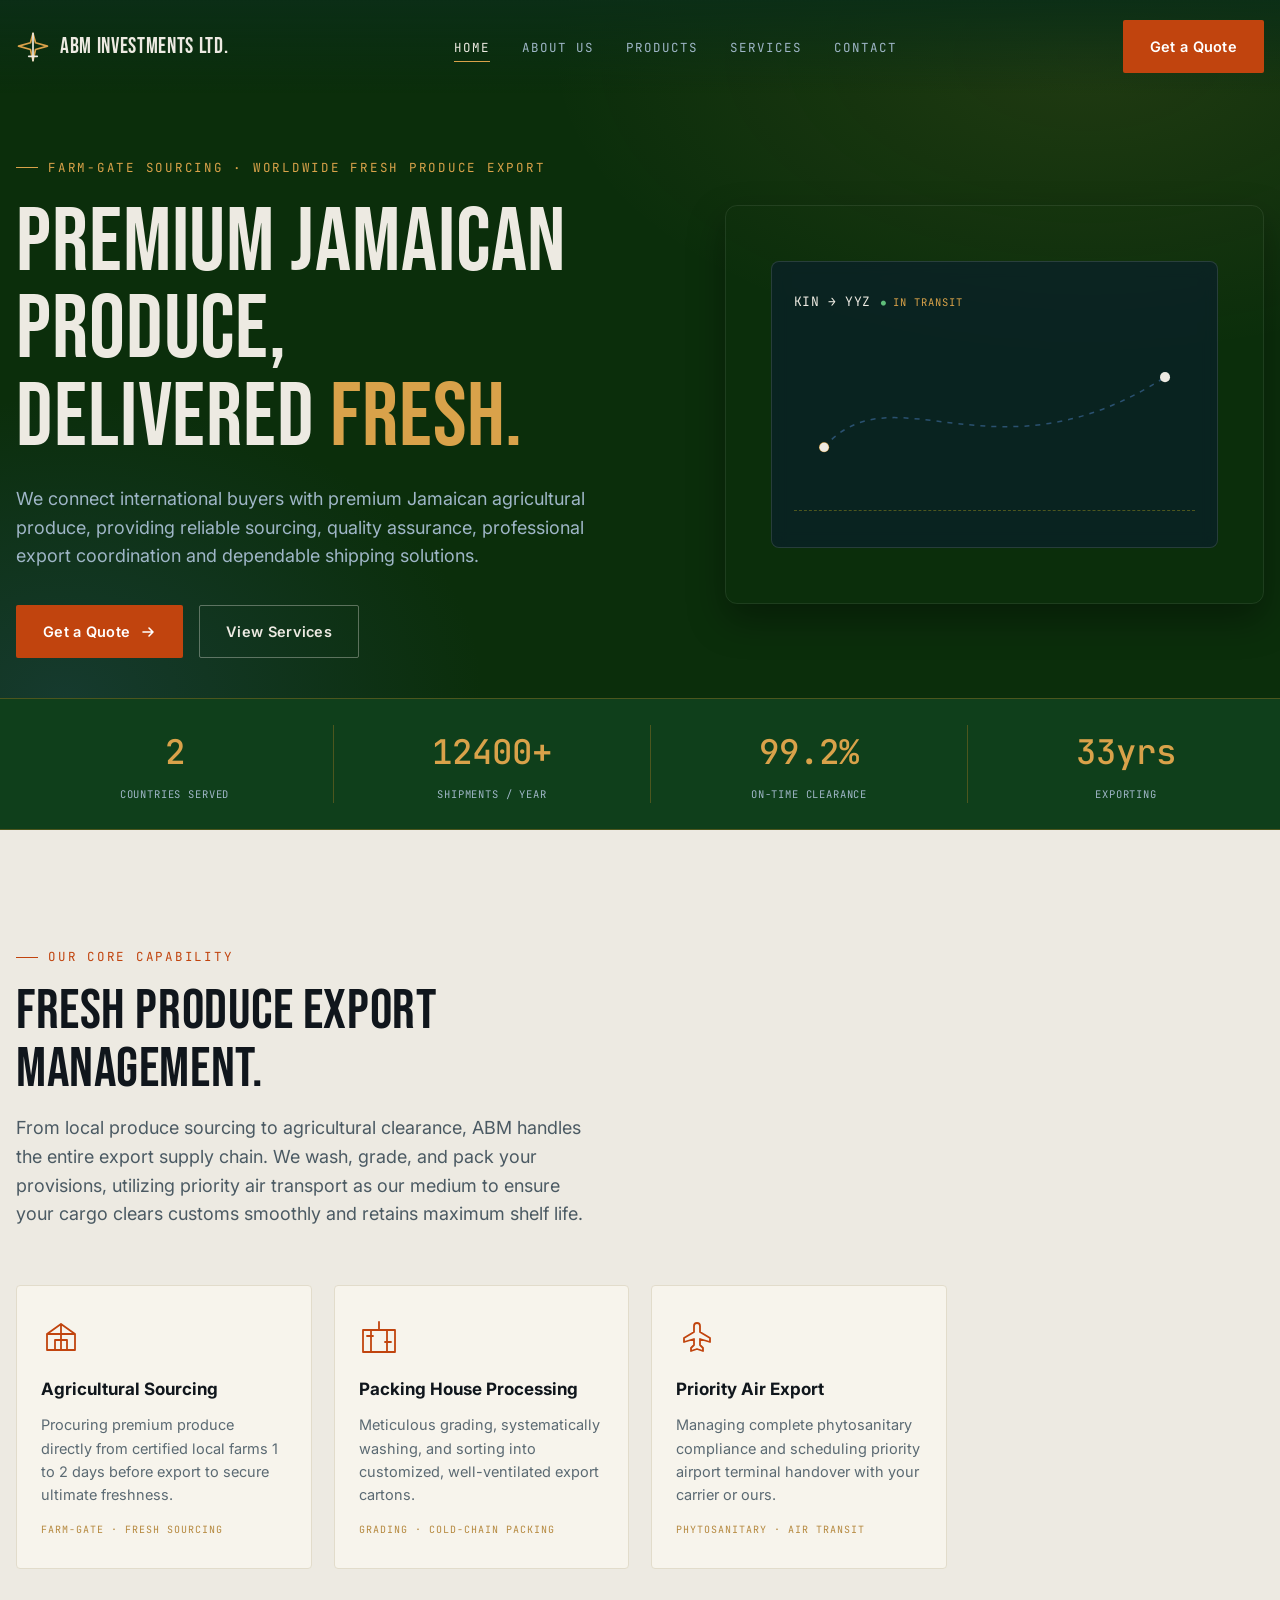
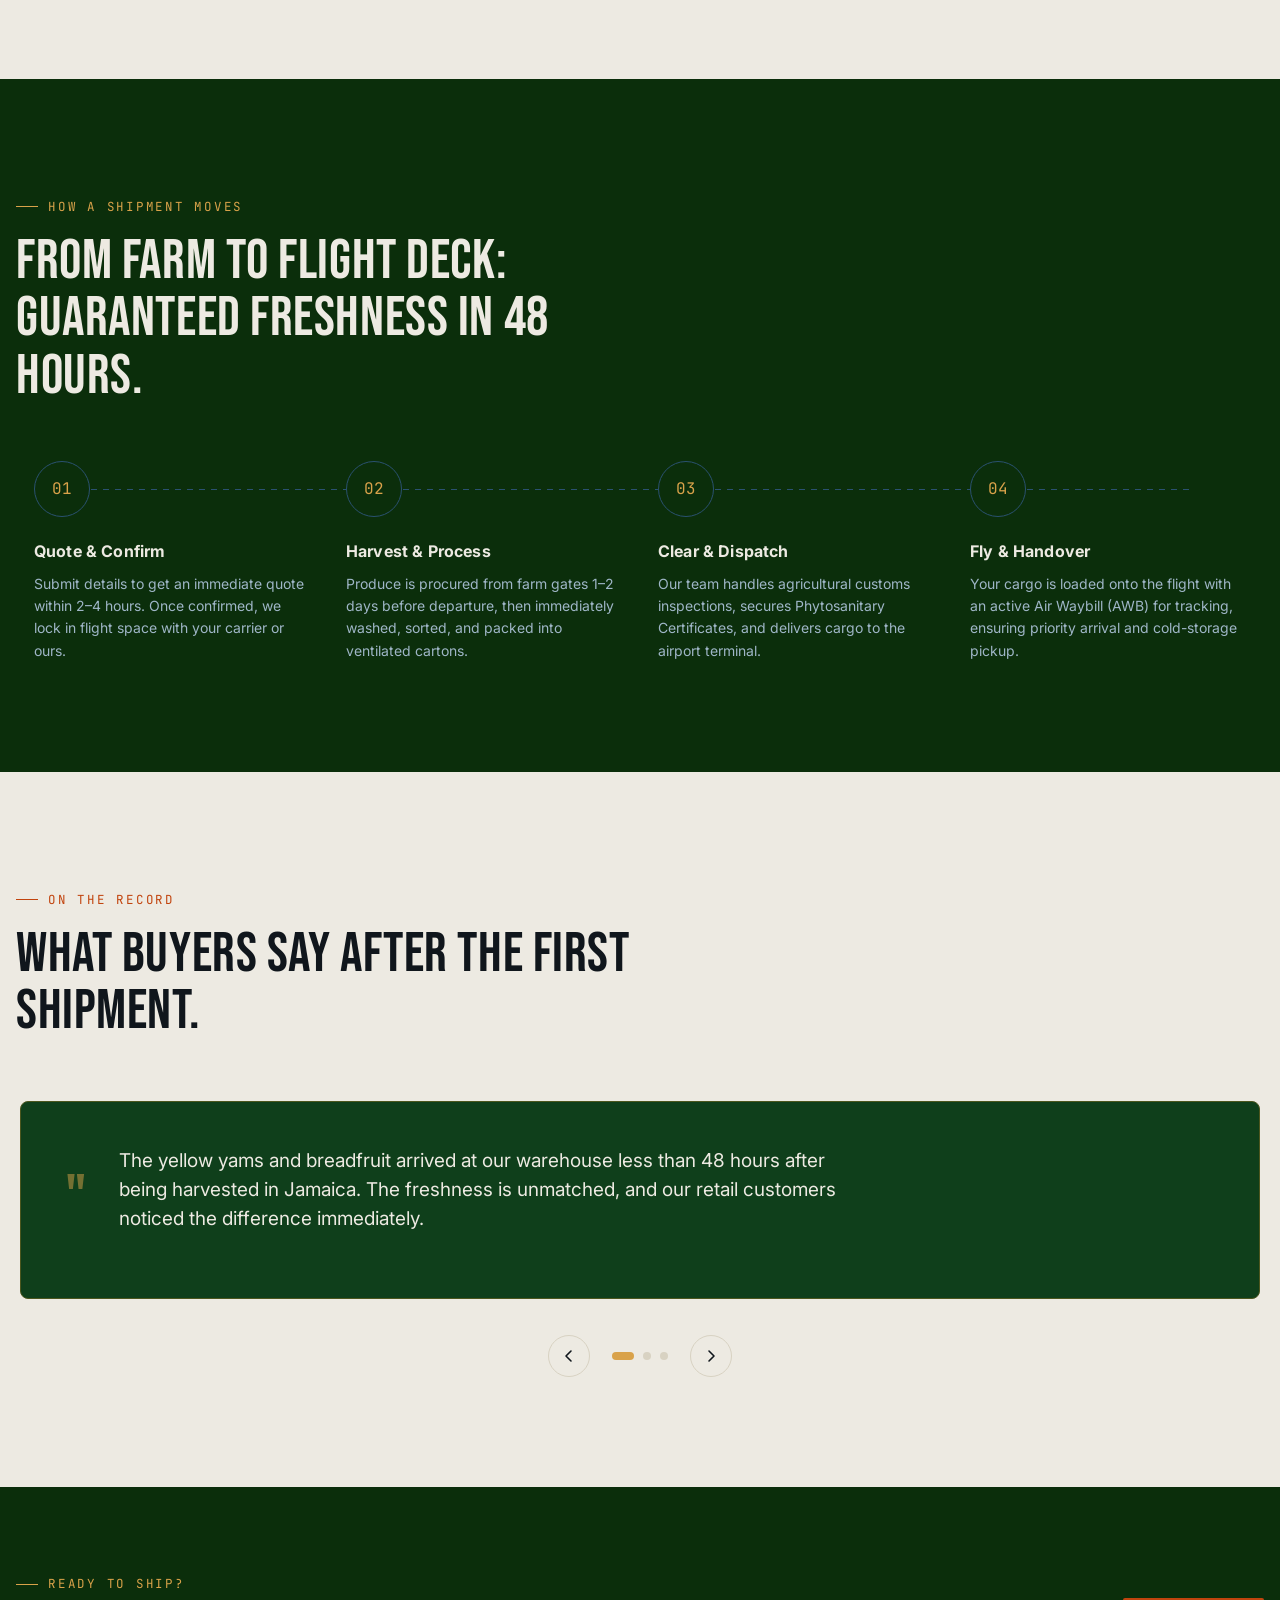
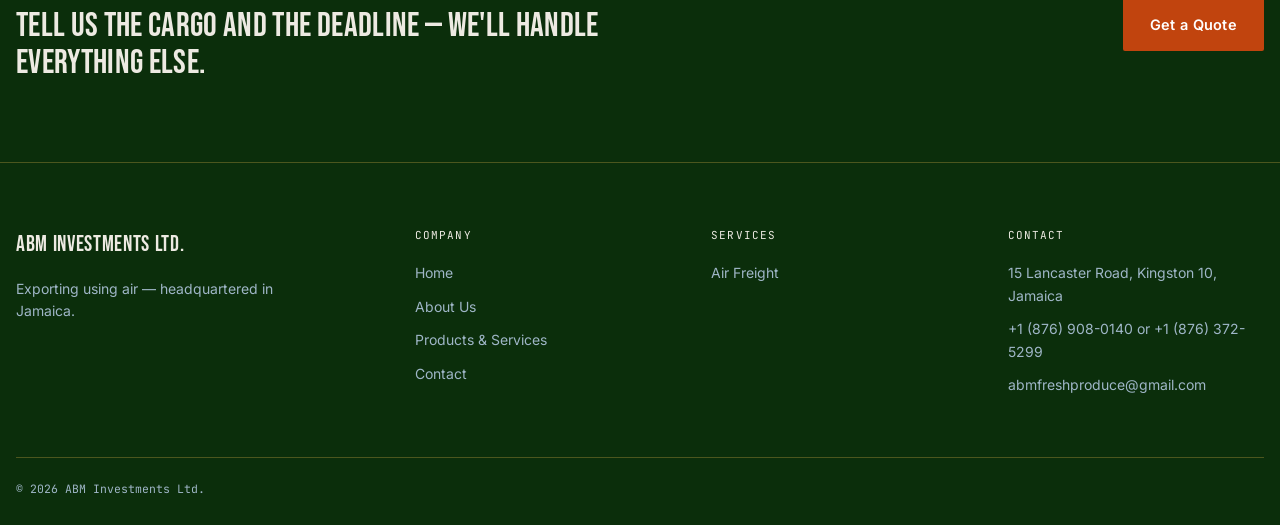
<file: index.html>
<!DOCTYPE html>
<html lang="en">
<head>
  <meta charset="UTF-8">
  <meta name="viewport" content="width=device-width, initial-scale=1.0">
  <title>ABM Investments Ltd. — Global Exporter </title>
  <meta name="description" content="ABM Investments Ltd. moves export cargo from origin to destination — air freight.">
  <link rel="preconnect" href="https://fonts.googleapis.com">
  <link href="https://fonts.googleapis.com/css2?family=Bebas+Neue&family=Inter:wght@400;500;600;700&family=JetBrains+Mono:wght@400;500&display=swap" rel="stylesheet">
  <link rel="stylesheet" href="styles/style.css">
</head>
<body>

<!-- ============ NAV ============ -->
<nav class="site-nav">
  <div class="wrap nav-inner">
    <a href="index.html" class="brand">
      <svg class="brand-mark" viewBox="0 0 40 40" fill="none" xmlns="http://www.w3.org/2000/svg">
        <!-- Airplane Wings & Tail Structure (Brand Gold) -->
        <path d="M20 4L23 15L37 19L23 23L20 36L17 23L3 19L17 15L20 4Z" stroke="#D9A24A" stroke-width="2" stroke-linejoin="round" fill="none"/>
        <!-- Fuselage / Center Line (Brand Off-White) -->
        <line x1="20" y1="4" x2="20" y2="36" stroke="#EDEAE2" stroke-width="2" stroke-linecap="round"/>
        <!-- Rear Tail Fins (Brand Off-White) -->
        <path d="M15 31H25" stroke="#EDEAE2" stroke-width="2" stroke-linecap="round"/>
      </svg>

      <span>
        <span class="brand-name">ABM Investments Ltd.</span>
        <!-- <span class="brand-tag">EXPORT &amp; FREIGHT</span> -->
      </span>
    </a>
    <ul class="nav-links">
      <li><a href="index.html">Home</a></li>
      <li><a href="about.html">About Us</a></li>
      <li><a href="products.html">Products</a></li>
      <li><a href="services.html">Services</a></li>
      <li><a href="contact.html">Contact</a></li>
    </ul>
    <div class="nav-cta">
      <a href="services.html#quote" class="btn btn-primary">Get a Quote</a>
      <button class="nav-toggle" aria-label="Toggle menu"><span></span><span></span><span></span></button>
    </div>
  </div>
</nav>

<!-- ============ HERO ============ -->
<header class="hero">
  <div class="wrap hero-grid">
    <div class="hero-copy">
      <span class="eyebrow">Farm-Gate Sourcing · Worldwide Fresh Produce Export</span>
      <h1 class="h-xl">Premium Jamaican produce,<br>delivered <em>fresh.</em></h1>
      <p class="lede">We connect international buyers with premium Jamaican agricultural produce, providing reliable sourcing, quality assurance, professional export coordination and dependable shipping solutions.</p>
      <div class="hero-actions">
        <a href="products.html#quote" class="btn btn-primary">
        Get a Quote
        <svg viewBox="0 0 16 16" fill="none"><path d="M3 8H13M13 8L9 4M13 8L9 12" stroke="currentColor" stroke-width="1.6" stroke-linecap="round" stroke-linejoin="round"/></svg>
        </a>
        <a href="services.html" class="btn btn-ghost">View Services</a>
      </div>
    </div>
  

    <!-- RIGHT COLUMN: Multi-image background container + routing card combo -->
    <div class="hero-visual-side reveal">
    
    <!-- NEW CONTENT: Seamless sliding image layer stacks inside your container frame -->
    <div class="hero-bg-layer bg-yam"></div>
    <div class="hero-bg-layer bg-mango"></div>
    <div class="hero-bg-layer bg-sweet-potato_1"></div>
    
    <div class="route-card">
      <!-- Keep everything inside your current .route-card code exactly the same -->
      <div class="route-card-head">
        <div class="dynamic-text-loop text-fade-loop">
          <span class="from-to">
            <span>KIN → YYZ</span>
            <span>KIN → JFK</span>
            <span>MBJ → LHR</span>
          </span>
          <span class="status">In transit</span>
        </div>
      </div>
      
      <svg class="route-svg" viewBox="0 0 400 160" xmlns="http://www.w3.org/2000/svg">
        <path id="lane" class="route-path" d="M30 120 C 100 40, 200 160, 370 50"/>
        <path class="route-progress" d="M30 120 C 100 40, 200 160, 370 50"/>
        <circle class="route-port origin" cx="30" cy="120" r="5"/>
        <circle class="route-pulse" cx="30" cy="120" r="4"/>
        <circle class="route-port" cx="370" cy="50" r="5"/>
        <circle class="route-pulse" cx="370" cy="50" r="4" style="animation-delay:1.6s"/>
        <g class="route-ship" style="offset-path:path('M30 120 C 100 40, 200 160, 370 50'); offset-rotate:0deg;">
          <circle cx="0" cy="0" r="4.5" fill="#EDEAE2"/>
        </g>
      </svg>
      
      <div class="route-meta">
        <div class="dynamic-meta-loop meta-fade-loop">
          <div class="meta-row">
            <span>Carrier <b>Air Canada Cargo</b></span>
            <span>Transit <b>&lt; 24 HRS</b></span>
            <span>Cargo <b>1,500 kg (Yellow Yams)</b></span>
          </div>
          <div class="meta-row">
            <span>Carrier <b>Caribbean Airlines</b></span>
            <span>Transit <b>&lt; 4 HRS</b></span>
            <span>Cargo <b>800 kg (East Indian Mangoes)</b></span>
          </div>
          <div class="meta-row">
            <span>Carrier <b>British Airways</b></span>
            <span>Transit <b>&lt; 10 HRS</b></span>
            <span>Cargo <b>1,200 kg (Sweet Potatoes)</b></span>
          </div>
        </div>
      </div>
    </div> <!-- End route-card -->
  </div>

  </div>
</header>



<!-- ============ TICKER ============ -->
<section class="ticker-strip" style="padding:26px 0;">
  <div class="wrap ticker-grid">
    <div class="ticker-item">
      <div class="ticker-num"><span data-count="2" data-suffix="">2</span></div>
      <div class="ticker-label">Countries Served</div>
    </div>
    <div class="ticker-item">
      <div class="ticker-num"><span data-count="12400" data-suffix="+">12,400+</span></div>
      <div class="ticker-label">Shipments / Year</div>
    </div>
    <div class="ticker-item">
      <div class="ticker-num"><span data-count="99.2" data-suffix="%">99.2%</span></div>
      <div class="ticker-label">On-Time Clearance</div>
    </div>
    <div class="ticker-item">
      <div class="ticker-num"><span data-count="33" data-suffix="yrs">33 yrs</span></div>
      <div class="ticker-label">Exporting</div>
    </div>
  </div>
</section>

<!-- ============ SERVICES PREVIEW ============ -->
<!-- <section class="bg-light on-light">
  <div class="wrap">
    <div class="section-head reveal">
      <span class="eyebrow">What we move</span>
      <h2 class="h-lg">Every mode of transport.</h2>
      <p class="lede">From a single pallet to a full container load, ABM's team plans the route, will book the space if necessary and files the paperwork so your goods clear customs the first time.</p>
    </div>

    <div class="card-grid reveal-stagger">
      <div class="service-card">
        <div class="service-icon">
          <svg viewBox="0 0 40 40" fill="none"><path d="M6 24L20 8L34 24" stroke="currentColor" stroke-width="1.8"/><path d="M9 24H31L28 32H12L9 24Z" stroke="currentColor" stroke-width="1.8" stroke-linejoin="round"/><line x1="20" y1="8" x2="20" y2="24" stroke="currentColor" stroke-width="1.8"/></svg>
        </div>
        <h3>Ocean Freight</h3>
        <p>FCL &amp; LCL bookings across 60+ carrier partnerships, with live container tracking from port to port.</p>
        <span class="service-tag">FCL · LCL · RO-RO</span>
      </div>
      <div class="service-card">
        <div class="service-icon">
          <svg viewBox="0 0 40 40" fill="none"><path d="M20 4L23 16L36 20L23 24L20 36L17 24L4 20L17 16L20 4Z" stroke="currentColor" stroke-width="1.8" stroke-linejoin="round"/></svg>
        </div>
        <h3>Air Freight</h3>
        <p>Time-critical export cargo consolidated on daily flights.</p> 
        , with door-to-airport pickup included
        <span class="service-tag">Express · Consolidated</span>
      </div>
      <div class="service-card">
        <div class="service-icon">
          <svg viewBox="0 0 40 40" fill="none"><path d="M8 30V12C8 9.79 9.79 8 12 8H24C26.21 8 28 9.79 28 12V30" stroke="currentColor" stroke-width="1.8"/><rect x="4" y="30" width="28" height="4" stroke="currentColor" stroke-width="1.8"/><circle cx="12" cy="34" r="1.6" fill="currentColor"/><circle cx="24" cy="34" r="1.6" fill="currentColor"/><path d="M28 16H34L36 22V30H28" stroke="currentColor" stroke-width="1.8" stroke-linejoin="round"/></svg>
        </div>
        <h3>Customs Brokerage</h3>
        <p>Licensed brokers handle HS classification, duty calculation and filing across every trade lane.</p>
        <span class="service-tag">Documentation · Compliance</span>
      </div>
      <div class="service-card">
        <div class="service-icon">
          <svg viewBox="0 0 40 40" fill="none"><path d="M4 16L20 6L36 16V34H4V16Z" stroke="currentColor" stroke-width="1.8" stroke-linejoin="round"/><line x1="4" y1="16" x2="36" y2="16" stroke="currentColor" stroke-width="1.8"/><rect x="16" y="22" width="8" height="12" stroke="currentColor" stroke-width="1.8"/></svg>
        </div>
        <h3>Warehousing</h3>
        <p>Bonded storage, palletising and export packaging near three major container ports.</p>
        <span class="service-tag">Bonded · Pick &amp; Pack</span>
      </div>
    </div>
  </div>
</section> -->

<section class="bg-light on-light">
  <div class="wrap">
    <div class="section-head reveal">
      <span class="eyebrow">Our Core Capability</span>
      <h2 class="h-lg">Fresh produce export management.</h2>
      <p class="lede">From local produce sourcing to agricultural clearance, ABM handles the entire export supply chain. We wash, grade, and pack your provisions, utilizing priority air transport as our medium to ensure your cargo clears customs smoothly and retains maximum shelf life.</p>
    </div>

    <div class="card-grid reveal-stagger">
      
      <!-- Card 1: Focus on Sourcing & Cold Chain Handling -->
      <div class="service-card">
        <div class="service-icon">
          <!-- Custom Farm Sourcing / Logistics Icon -->
          <svg viewBox="0 0 40 40" fill="none" stroke="currentColor" stroke-width="1.8" stroke-linecap="round" stroke-linejoin="round"><path d="M6 34V18l14-10 14 10v16H6zM14 34V24h12v10M6 18h28M20 8v26"/></svg>
        </div>
        <h3>Agricultural Sourcing</h3>
        <p>Procuring premium produce directly from certified local farms 1 to 2 days before export to secure ultimate freshness.</p> 
        <span class="service-tag">Farm-Gate · Fresh Sourcing</span>
      </div>

      <!-- Card 2: Focus on Processing & Packing House -->
      <div class="service-card">
        <div class="service-icon">
          <!-- Custom Facility Processing / Pack House Icon -->
          <svg viewBox="0 0 40 40" fill="none" stroke="currentColor" stroke-width="1.8" stroke-linecap="round" stroke-linejoin="round"><path d="M4 14h32v22H4V14zM20 6v8M12 14v22M28 14v22M8 20h6M26 26h6"/></svg>
        </div>
        <h3>Packing House Processing</h3>
        <p>Meticulous grading, systematically washing, and sorting into customized, well-ventilated export cartons.</p>
        <span class="service-tag">Grading · Cold-Chain Packing</span>
      </div>

      <!-- Card 3: Focus on Air Transport and Documentation -->
      <div class="service-card">
        <div class="service-icon">
          <!-- Custom Air Export / Dispatch Icon -->
          <svg viewBox="0 0 40 40" fill="none" stroke="currentColor" stroke-width="1.8" stroke-linecap="round" stroke-linejoin="round"><path d="M34 22l-10-6v-6c0-1.7-1.3-3-3-3s-3 1.3-3 3v6l-10 6v4l10-3v6l-3 3v3l6-2 6 2v-3l-3-3v-6l10 3v-4z"/></svg>
        </div>
        <h3>Priority Air Export</h3>
        <p>Managing complete phytosanitary compliance and scheduling priority airport terminal handover with your carrier or ours.</p>
        <span class="service-tag">Phytosanitary · Air Transit</span>
      </div>

    </div>
  </div>
</section>

<!-- ============ HOW IT WORKS ============ -->
<!-- <section class="bg-navy on-navy">
  <div class="wrap">
    <div class="section-head reveal">
      <span class="eyebrow">How a shipment moves</span>
      <h2 class="h-lg">Booking to delivery, in four filings.</h2>
    </div>
    <div class="process reveal-stagger">
      <div class="process-step">
        <div class="process-num">01</div>
        <h3>Book &amp; Quote</h3>
        <p>Confirm cargo details, Incoterms and routing — you get a locked rate within 24 hours.</p>
      </div>
      <div class="process-step">
        <div class="process-num">02</div>
        <h3>Document &amp; Classify</h3>
        <p>We prepare the commercial invoice, packing list and HS classification for customs.</p>
      </div>
      <div class="process-step">
        <div class="process-num">03</div>
        <h3>Load &amp; Depart</h3>
        <p>Cargo is packed, sealed and loaded — you receive the bill of lading and tracking link.</p>
      </div>
      <div class="process-step">
        <div class="process-num">04</div>
        <h3>Clear &amp; Deliver</h3>
        <p>Destination clearance is filed ahead of arrival for pickup or last-mile delivery.</p>
      </div>
    </div>
  </div>
</section>
<section class="bg-navy on-navy">
  <div class="wrap">
    <div class="section-head reveal">
      <span class="eyebrow">How a shipment moves</span>
      <h2 class="h-lg">Farm gate to runway, in four steps.</h2>
    </div>
    <div class="process reveal-stagger">
      <div class="process-step">
        <div class="process-num">01</div>
        <h3>Schedule &amp; Verify</h3>
        <p>Confirm volumes and target flight dates — whether handled by us or booked through your own carrier account.</p>
      </div>
      <div class="process-step">
        <div class="process-num">02</div>
        <h3>Harvest &amp; Prep</h3>
        <p>Produce is procured from farm gates 1–2 days pre-flight, then quickly washed, graded, and packed for cold-chain travel.</p>
      </div>
      <div class="process-step">
        <div class="process-num">03</div>
        <h3>Clear &amp; Dispatch</h3>
        <p>We secure agricultural phytosanitary clearance, deliver cargo to the airport, and issue your Air Waybill (AWB).</p>
      </div>
      <div class="process-step">
        <div class="process-num">04</div>
        <h3>Arrive &amp; Distribute</h3>
        <p>Cargo undergoes priority arrival inspections at the destination terminal, moving swiftly to distributor cold storage.</p>
      </div>
    </div>
  </div>
</section> -->
<section class="bg-navy on-navy">
  <div class="wrap">
    <div class="section-head reveal">
      <span class="eyebrow">How a shipment moves</span>
      <h2 class="h-lg">From Farm to Flight Deck: Guaranteed Freshness in 48 Hours.</h2>
    </div>
    <div class="process reveal-stagger">
      <div class="process-step">
        <div class="process-num">01</div>
        <h3>Quote &amp; Confirm</h3>
        <p>Submit details to get an immediate quote within 2–4 hours. Once confirmed, we lock in flight space with your carrier or ours.</p>
      </div>
      <div class="process-step">
        <div class="process-num">02</div>
        <h3>Harvest &amp; Process</h3>
        <p>Produce is procured from farm gates 1–2 days before departure, then immediately washed, sorted, and packed into ventilated cartons.</p>
      </div>
      <div class="process-step">
        <div class="process-num">03</div>
        <h3>Clear &amp; Dispatch</h3>
        <p>Our team handles agricultural customs inspections, secures Phytosanitary Certificates, and delivers cargo to the airport terminal.</p>
      </div>
      <div class="process-step">
        <div class="process-num">04</div>
        <h3>Fly &amp; Handover</h3>
        <p>Your cargo is loaded onto the flight with an active Air Waybill (AWB) for tracking, ensuring priority arrival and cold-storage pickup.</p>
      </div>
    </div>
  </div>
</section>

<!-- ============ TESTIMONIAL SLIDER ============ -->
<section class="bg-light on-light">
  <div class="wrap">
    <div class="section-head reveal">
      <span class="eyebrow">On the record</span>
      <h2 class="h-lg">What buyers say after the first shipment.</h2>
    </div>

    <div class="slider" data-autoplay="true" data-interval="7000">
      <div class="slider-track-wrap">
        <div class="slider-track">
          
          <!-- Slide 1: Focus on Yams, Breadfruit, Sourcing Timeline & Speed -->
          <div class="slide">
            <div class="testi-card">
              <div class="testi-mark">"</div>
              <div>
                <p class="testi-quote">The yellow yams and breadfruit arrived at our warehouse less than 48 hours after being harvested in Jamaica. The freshness is unmatched, and our retail customers noticed the difference immediately.</p>
                <!-- <div class="testi-who"><b>Marcus Sterling</b> · Sourcing Director, Caribbean Market Hub</div> -->
              </div>
            </div>
          </div>
          
          <!-- Slide 2: Focus on Mangoes, Delicate Handling & Cold Chain Quality -->
          <div class="slide">
            <div class="testi-card">
              <div class="testi-mark">"</div>
              <div>
                <p class="testi-quote">We were worried about skin bruising on air freight mangoes, but their specialized ventilated packing kept the entire batch pristine. Perfect maturity levels and excellent shelf life upon arrival.</p>
                <!-- <div class="testi-who"><b>Elena Rostova</b> · Quality Assurance Lead, Global Imports Ltd.</div> -->
              </div>
            </div>
          </div>
          
          <!-- Slide 3: Focus on Sourcing Suffix, Fast Customs, & Product Versatility -->
          <div class="slide">
            <div class="testi-card">
              <div class="testi-mark">"</div>
              <div>
                <p class="testi-quote">Whether we handle the carrier booking or let them manage the flight, their 1-to-2 day farm-gate procurement timeline guarantees elite quality. Customs cleared without a single delay.</p>
                <!-- <div class="testi-who"><b>David Chen</b> · Procurement Manager, Tropical Provisions Inc.</div> -->
              </div>
            </div>
          </div>
          
        </div>
      </div>
      <div class="slider-nav">
        <button class="slider-arrow prev" aria-label="Previous"><svg viewBox="0 0 16 16" fill="none"><path d="M10 3L5 8L10 13" stroke="currentColor" stroke-width="1.6" stroke-linecap="round" stroke-linejoin="round"/></svg></button>
        <div class="slider-dots"></div>
        <button class="slider-arrow next" aria-label="Next"><svg viewBox="0 0 16 16" fill="none"><path d="M6 3L11 8L6 13" stroke="currentColor" stroke-width="1.6" stroke-linecap="round" stroke-linejoin="round"/></svg></button>
      </div>
    </div>
  </div>
</section>


<!-- ============ CTA BAND ============ -->
<section class="cta-band">
  <div class="wrap cta-band-inner">
    <div>
      <span class="eyebrow">Ready to ship?</span>
      <h2 class="h-md" style="margin-top:14px;">Tell us the cargo and the deadline — we'll handle everything else.</h2>
    </div>
    <a href="products.html#quote" class="btn btn-primary">Get a Quote</a>
  </div>
</section>

<!-- ============ FOOTER ============ -->
<footer>
  <div class="wrap">
    <div class="footer-grid">
      <div class="footer-brand">
        <span class="brand-name" style="color:#EDEAE2;">ABM Investments Ltd.</span>
        <p>Exporting using air — headquartered in Jamaica.</p>
      </div>
      <div class="footer-col">
        <h4>Company</h4>
        <ul>
          <li><a href="index.html">Home</a></li>
          <li><a href="about.html">About Us</a></li>
          <li><a href="products.html">Products &amp; Services</a></li>
          <li><a href="contact.html">Contact</a></li>
        </ul>
      </div>
      <div class="footer-col">
        <h4>Services</h4>
        <ul>
          <!-- <li><a href="products.html">Ocean Freight</a></li> -->
          <li><a href="products.html">Air Freight</a></li>
          <!-- <li><a href="products.html">Customs Brokerage</a></li> -->
          <!-- <li><a href="products.html">Warehousing</a></li> -->
        </ul>
      </div>
      <div class="footer-col">
        <h4>Contact</h4>
        <ul>
          <li>15 Lancaster Road, Kingston 10, Jamaica</li>
          <li>+1 (876) 908-0140 or +1 (876) 372-5299 </li>
          <li>abmfreshproduce@gmail.com</li>
        </ul>
      </div>
    </div>
    <div class="footer-bottom">
      <span>© 2026 ABM Investments Ltd.</span>
      <!-- <span>IATA · FIATA · AEO CERTIFIED</span> -->
    </div>
  </div>
</footer>

  <script src="scripts/inventory.js"></script>
  <script src="scripts/main.js" defer></script>
</body>
</html>
</file>
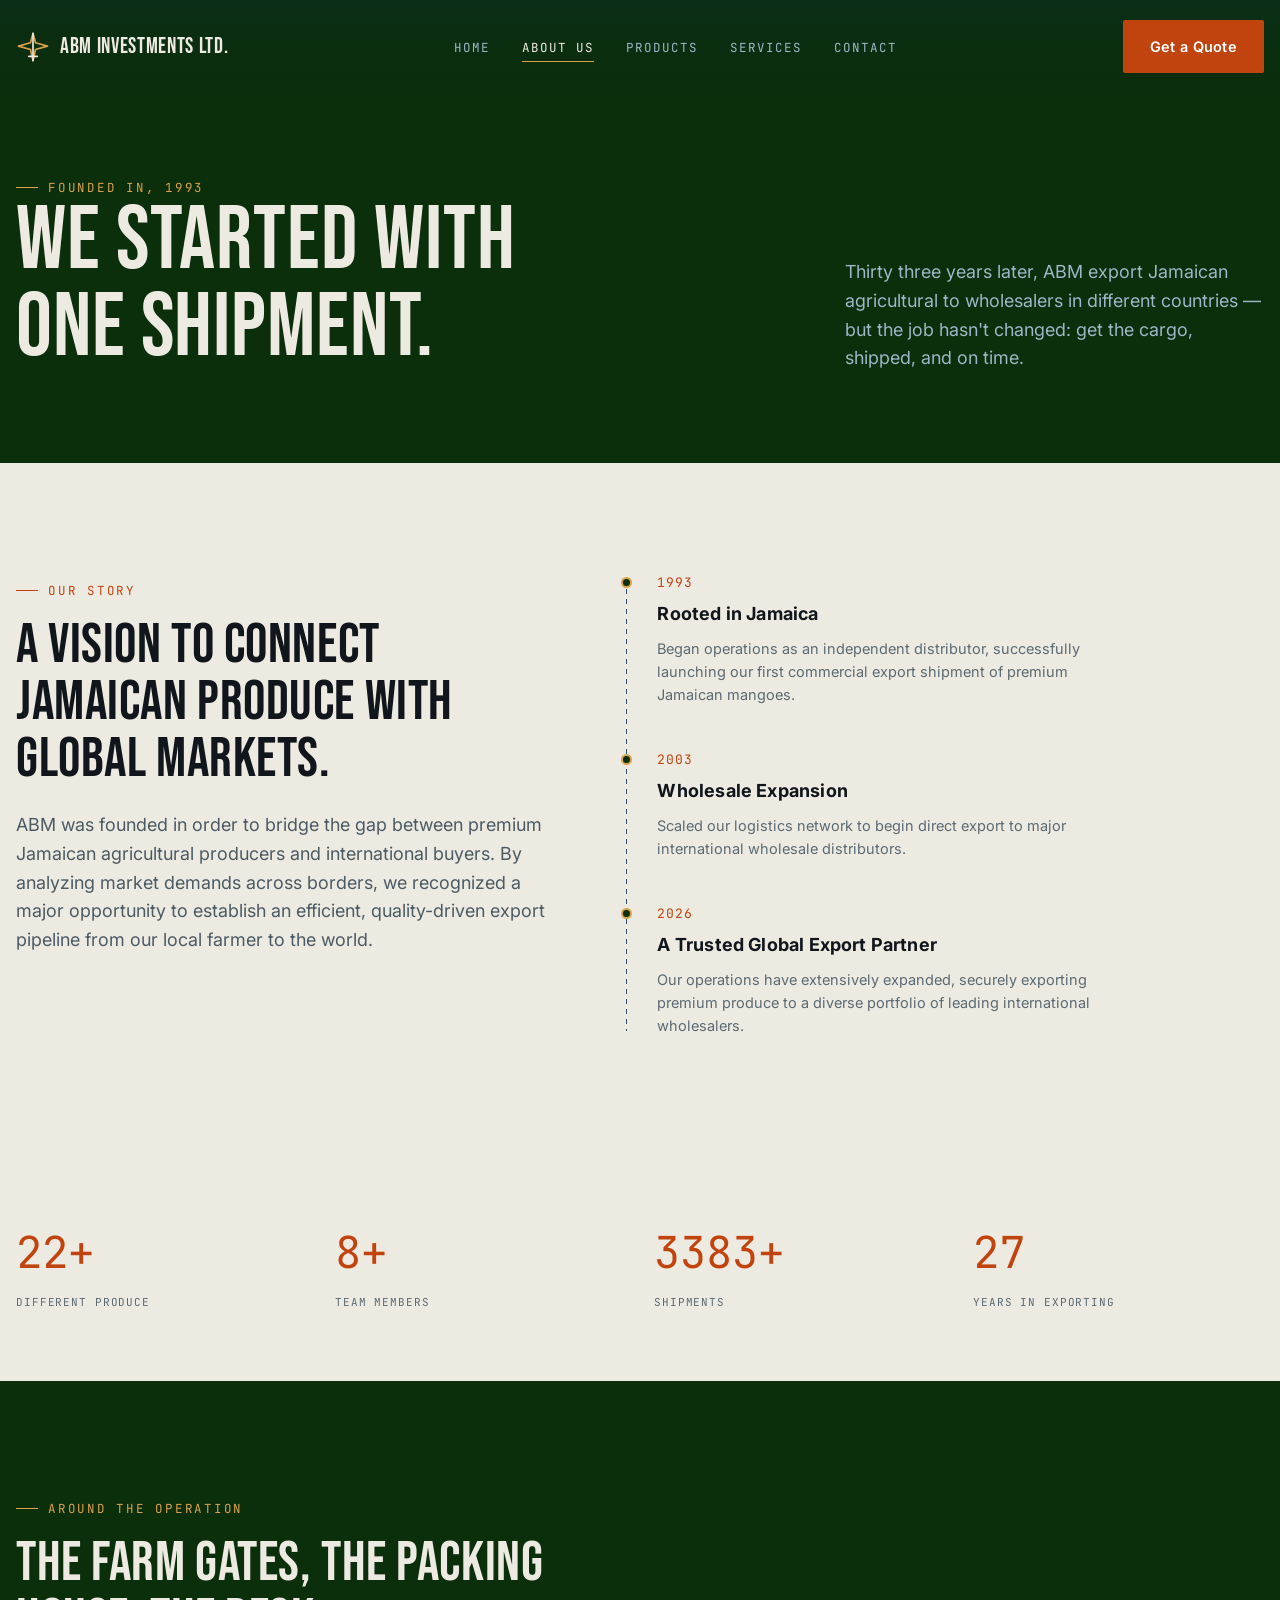
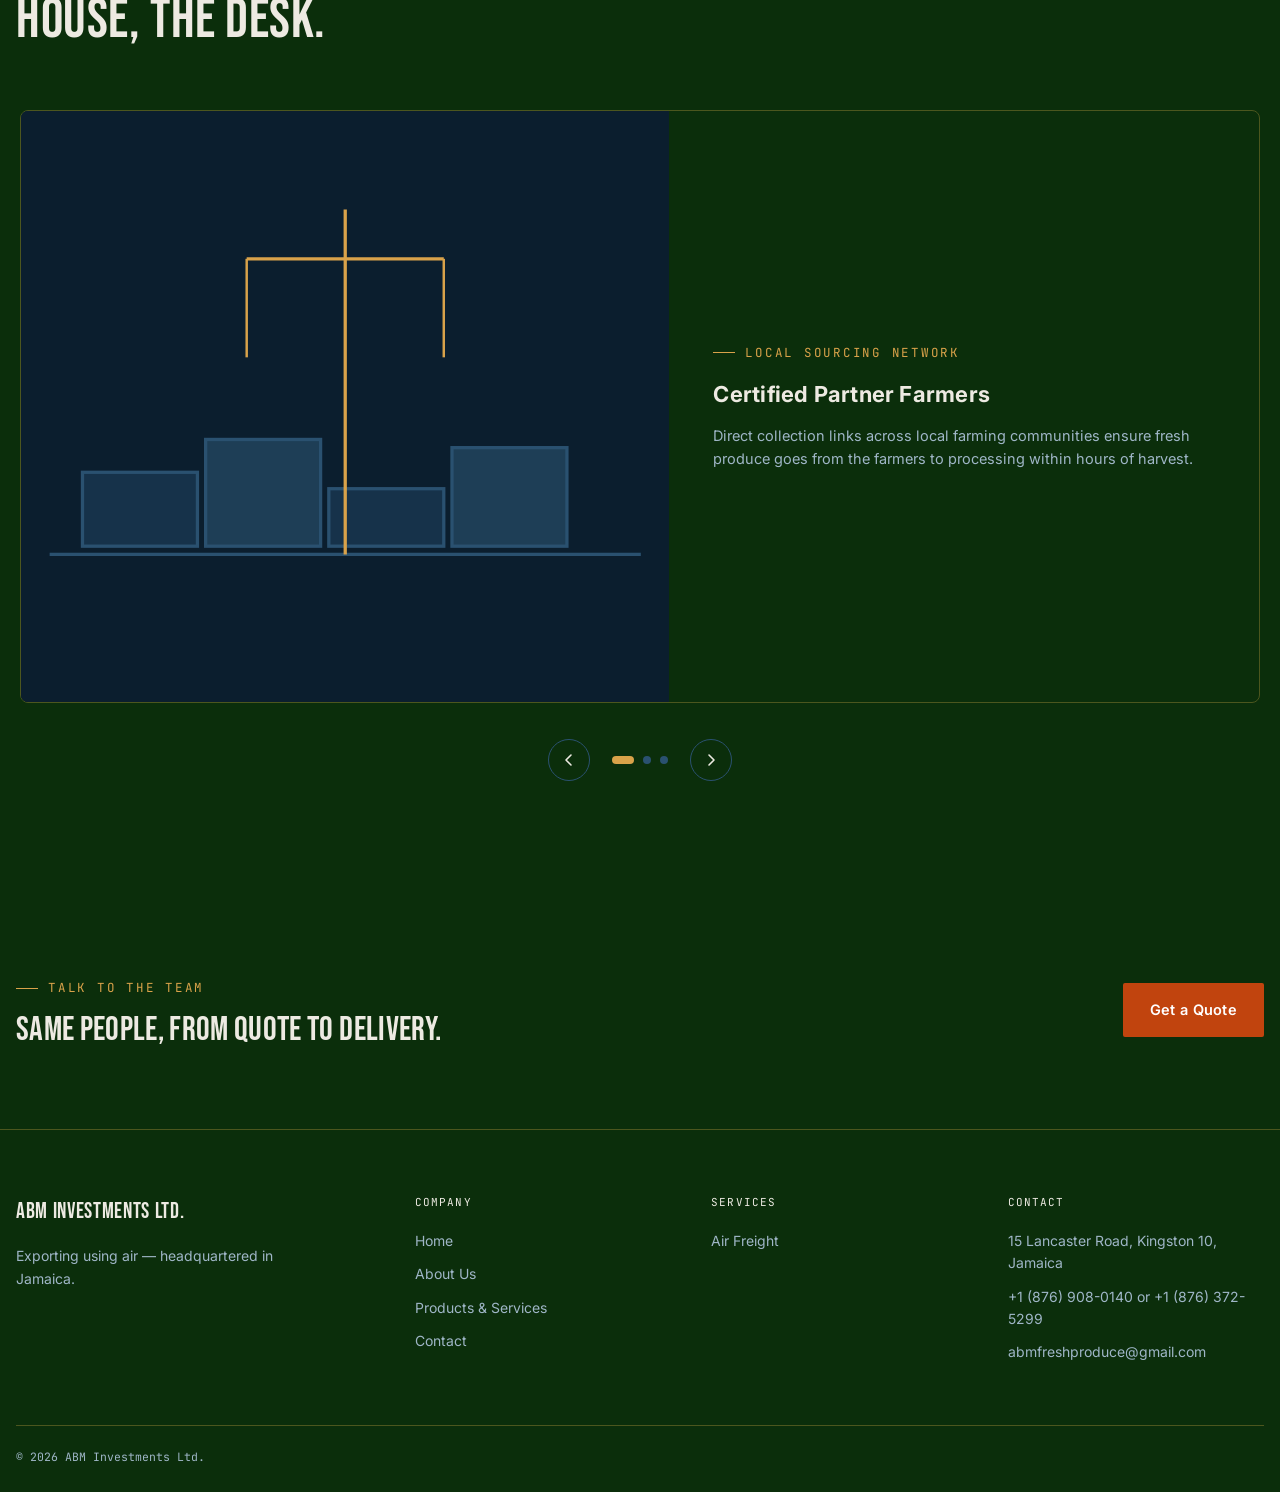
<file: about.html>
<!DOCTYPE html>
<html lang="en">
<head>
<meta charset="UTF-8">
<meta name="viewport" content="width=device-width, initial-scale=1.0">
<title>About Us — ABM Investments Ltd.</title>
<meta name="description" content="Founded on the Rotterdam docks in 2009, ABM Investments Ltd., now forwards export cargo to 48 countries. Read our story, values and voyage log.">
<link rel="preconnect" href="https://fonts.googleapis.com">
<link href="https://fonts.googleapis.com/css2?family=Bebas+Neue&family=Inter:wght@400;500;600;700&family=JetBrains+Mono:wght@400;500&display=swap" rel="stylesheet">
<link rel="stylesheet" href="styles/style.css">
</head>
<body>

<!-- ============ NAV ============ -->
<nav class="site-nav">
  <div class="wrap nav-inner">
    <a href="index.html" class="brand">
      <svg class="brand-mark" viewBox="0 0 40 40" fill="none" xmlns="http://www.w3.org/2000/svg">
        <path d="M20 4L23 15L37 19L23 23L20 36L17 23L3 19L17 15L20 4Z" stroke="#D9A24A" stroke-width="2" stroke-linejoin="round" fill="none"/>
        <line x1="20" y1="4" x2="20" y2="36" stroke="#EDEAE2" stroke-width="2" stroke-linecap="round"/>
        <path d="M15 31H25" stroke="#EDEAE2" stroke-width="2" stroke-linecap="round"/>
      </svg>
      <span>
        <span class="brand-name">ABM Investments Ltd.</span>
      </span>
    </a>
    <ul class="nav-links">
      <li><a href="index.html">Home</a></li>
      <li><a href="about.html">About Us</a></li>
      <li><a href="products.html">Products</a></li>
      <li><a href="services.html">Services</a></li>
      <li><a href="contact.html">Contact</a></li>
    </ul>
    <div class="nav-cta">
      <a href="services.html#quote" class="btn btn-primary">Get a Quote</a>
      <button class="nav-toggle" aria-label="Toggle menu"><span></span><span></span><span></span></button>
    </div>
  </div>
</nav>

<!-- ============ SUB HERO ============ -->
<header class="sub-hero">
  <div class="wrap sub-hero-grid">
    <div>
      <span class="eyebrow">Founded in, 1993</span>
      <h1 class="h-xl">We started with<br>one shipment.</h1>
    </div>
    <p class="lede">Thirty three years later, ABM export Jamaican agricultural to wholesalers in different countries — but the job hasn't changed: get the cargo, shipped, and on time.</p>
  </div>
</header>

<!-- ============ STORY + TIMELINE ============ -->
<!-- <section class="bg-light on-light">
  <div class="wrap" style="display:grid; grid-template-columns:1fr 1.2fr; gap:70px;">
    <div class="reveal">
      <span class="eyebrow">Our story</span>
      <h2 class="h-lg" style="margin:16px 0 22px;">Built by a gentleman who had a vision.</h2>
      <p class="lede" style="margin-bottom:18px;">This company was founded by one gentleman who had a dream of owning his own business, who looked at the market condition in two countries and saw the oppurtunity to make a connection.</p>
    </div>
    <div class="timeline reveal">
      <div class="tl-item">
        <span class="tl-year">1993</span>
        <h3>Founded in Jamaica</h3>
        <p>Started as a self distributor with a shipment of Mangoes.</p>
      </div>
      <div class="tl-item">
        <span class="tl-year">2003</span>
        <h3>First export to major Wholesaler</h3>
        <p>Started to export to wholesaler distributor.</p>
      </div>
      <div class="tl-item">
        <span class="tl-year">2026</span>
        <h3>Several Wholesalers later</h3>
        <p>Operation expanded now exporting to serveral Wholersalers.</p>
      </div>
      <div class="tl-item">
        <span class="tl-year">2021</span>
        <h3>AEO certification awarded</h3>
        <p>Authorised Economic Operator status recognised across the EU customs union.</p>
      </div>
      <div class="tl-item">
        <span class="tl-year">2026</span>
        <h3>48 countries, one manifest system</h3>
        <p>Agent network now spans five continents, unified under a single tracking platform.</p>
      </div>
    </div>
  </div>
</section> -->

<section class="bg-light on-light">
  <div class="wrap" style="display:grid; grid-template-columns:1fr 1.2fr; gap:70px;">
    <div class="reveal">
      <span class="eyebrow">Our Story</span>
      <h2 class="h-lg" style="margin:16px 0 22px;">A vision to connect Jamaican produce with global markets.</h2>
      <p class="lede" style="margin-bottom:18px;">ABM was founded in order to bridge the gap between premium Jamaican agricultural producers and international buyers. By analyzing market demands across borders, we recognized a major opportunity to establish an efficient, quality-driven export pipeline from our local farmer to the world.</p>
    </div>
    <div class="timeline reveal">
      <div class="tl-item">
        <span class="tl-year">1993</span>
        <h3>Rooted in Jamaica</h3>
        <p>Began operations as an independent distributor, successfully launching our first commercial export shipment of premium Jamaican mangoes.</p>
      </div>
      <div class="tl-item">
        <span class="tl-year">2003</span>
        <h3>Wholesale Expansion</h3>
        <p>Scaled our logistics network to begin direct export to major international wholesale distributors.</p>
      </div>
      <div class="tl-item">
        <span class="tl-year">2026</span>
        <h3>A Trusted Global Export Partner</h3>
        <p>Our operations have extensively expanded, securely exporting premium produce to a diverse portfolio of leading international wholesalers.</p>
      </div>
    </div>
  </div>
</section>

<!-- ============ VALUES ============ -->
<!-- <section class="bg-navy on-navy">
  <div class="wrap">
    <div class="section-head reveal">
      <span class="eyebrow">What we hold to</span>
      <h2 class="h-lg">The four lines we won't cross.</h2>
    </div>
    <div class="reveal-stagger" style="display:grid; grid-template-columns:repeat(4,1fr); gap:28px;">
      <div class="value-card">
        <h3>Documentation first</h3>
        <p>Paperwork is filed before the cargo is loaded — never after. It's the single biggest cause of delay we've eliminated.</p>
      </div>
      <div class="value-card">
        <h3>One point of contact</h3>
        <p>The person who quotes your shipment is the person you call when it's on the water.</p>
      </div>
      <div class="value-card">
        <h3>Rates you can trust</h3>
        <p>No surcharges added after booking. What we quote against your Incoterms is what you're invoiced.</p>
      </div>
      <div class="value-card">
        <h3>Compliance, not shortcuts</h3>
        <p>Correct HS classification every time, even when a faster filing would clear customs quicker.</p>
      </div>
    </div>
  </div>
</section> -->

<!-- ============ STATS ============ -->
<section class="bg-light on-light" style="padding:70px 0;">
  <div class="wrap" style="display:grid; grid-template-columns:repeat(4,1fr); gap:28px;">
    <div class="stat-block reveal"><div class="num"><span data-count="27" data-suffix="+">0</span></div><div class="lab">Different Produce</div></div>
    <div class="stat-block reveal"><div class="num"><span data-count="10" data-suffix="+">0</span></div><div class="lab">Team members</div></div>
    <div class="stat-block reveal"><div class="num"><span data-count="4200" data-suffix="+">0</span></div><div class="lab">Shipments</div></div>
    <div class="stat-block reveal"><div class="num"><span data-count="33">0</span></div><div class="lab">Years in Exporting</div></div>
  </div>
</section>

<!-- ============ FACILITIES SLIDER ============ -->
<!-- <section class="bg-navy on-navy">
  <div class="wrap">
    <div class="section-head reveal">
      <span class="eyebrow">Around the operation</span>
      <h2 class="h-lg">The warehouse, the yard, the desk.</h2>
    </div>

    <div class="slider" data-autoplay="true" data-interval="6500">
      <div class="slider-track-wrap">
        <div class="slider-track">

          <div class="slide">
            <div class="gal-card">
              <div class="gal-art">
                <svg viewBox="0 0 400 360" width="100%" height="100%" preserveAspectRatio="xMidYMid slice">
                  <rect width="400" height="360" fill="#0B1E2E"/>
                  <g stroke="#2A5170" stroke-width="2">
                    <rect x="40" y="220" width="70" height="45" fill="#16324A"/>
                    <rect x="115" y="200" width="70" height="65" fill="#1E3E56"/>
                    <rect x="190" y="230" width="70" height="35" fill="#16324A"/>
                    <rect x="265" y="205" width="70" height="60" fill="#1E3E56"/>
                  </g>
                  <line x1="20" y1="270" x2="380" y2="270" stroke="#2A5170" stroke-width="2"/>
                  <line x1="200" y1="270" x2="200" y2="60" stroke="#D9A24A" stroke-width="2"/>
                  <line x1="140" y1="90" x2="260" y2="90" stroke="#D9A24A" stroke-width="2"/>
                  <line x1="140" y1="90" x2="140" y2="150" stroke="#D9A24A" stroke-width="1.5"/>
                  <line x1="260" y1="90" x2="260" y2="150" stroke="#D9A24A" stroke-width="1.5"/>
                </svg>
              </div>
              <div class="gal-copy">
                <span class="eyebrow">Rotterdam yard</span>
                <h3>Container yard &amp; crane bay</h3>
                <p>Direct rail and road links to the Maasvlakte terminals put export containers on the water within hours of gate-in.</p>
              </div>
            </div>
          </div>

          <div class="slide">
            <div class="gal-card">
              <div class="gal-art">
                <svg viewBox="0 0 400 360" width="100%" height="100%" preserveAspectRatio="xMidYMid slice">
                  <rect width="400" height="360" fill="#0B1E2E"/>
                  <g fill="none" stroke="#2A5170" stroke-width="2">
                    <rect x="30" y="60" width="340" height="240" rx="4"/>
                    <line x1="30" y1="140" x2="370" y2="140"/>
                    <line x1="30" y1="220" x2="370" y2="220"/>
                    <line x1="115" y1="60" x2="115" y2="300"/>
                    <line x1="200" y1="60" x2="200" y2="300"/>
                    <line x1="285" y1="60" x2="285" y2="300"/>
                  </g>
                  <g fill="#D9A24A" opacity="0.85">
                    <rect x="45" y="75" width="55" height="50"/>
                    <rect x="215" y="75" width="55" height="50"/>
                    <rect x="130" y="155" width="55" height="50"/>
                    <rect x="300" y="235" width="55" height="50"/>
                  </g>
                </svg>
              </div>
              <div class="gal-copy">
                <span class="eyebrow">Bonded facility</span>
                <h3>4,200m² bonded warehouse</h3>
                <p>Palletising, export packaging and duty-suspended storage under continuous customs supervision.</p>
              </div>
            </div>
          </div>

          <div class="slide">
            <div class="gal-card">
              <div class="gal-art">
                <svg viewBox="0 0 400 360" width="100%" height="100%" preserveAspectRatio="xMidYMid slice">
                  <rect width="400" height="360" fill="#0B1E2E"/>
                  <circle cx="200" cy="180" r="120" fill="none" stroke="#2A5170" stroke-width="1.5" stroke-dasharray="4 8"/>
                  <circle cx="200" cy="180" r="80" fill="none" stroke="#2A5170" stroke-width="1.5" stroke-dasharray="4 8"/>
                  <circle cx="90" cy="130" r="4" fill="#D9A24A"/>
                  <circle cx="290" cy="110" r="4" fill="#D9A24A"/>
                  <circle cx="320" cy="230" r="4" fill="#D9A24A"/>
                  <circle cx="120" cy="260" r="4" fill="#D9A24A"/>
                  <path d="M90 130 L200 180 L290 110" stroke="#EDEAE2" stroke-width="1" opacity="0.5"/>
                  <path d="M200 180 L320 230" stroke="#EDEAE2" stroke-width="1" opacity="0.5"/>
                  <path d="M200 180 L120 260" stroke="#EDEAE2" stroke-width="1" opacity="0.5"/>
                  <circle cx="200" cy="180" r="6" fill="#EDEAE2"/>
                </svg>
              </div>
              <div class="gal-copy">
                <span class="eyebrow">Operations desk</span>
                <h3>Tracking &amp; documentation floor</h3>
                <p>Every active shipment is visible on one board — the same one your account manager reads from on the phone with you.</p>
              </div>
            </div>
          </div>

        </div>
      </div>
      <div class="slider-nav">
        <button class="slider-arrow prev" aria-label="Previous"><svg viewBox="0 0 16 16" fill="none"><path d="M10 3L5 8L10 13" stroke="currentColor" stroke-width="1.6" stroke-linecap="round" stroke-linejoin="round"/></svg></button>
        <div class="slider-dots"></div>
        <button class="slider-arrow next" aria-label="Next"><svg viewBox="0 0 16 16" fill="none"><path d="M6 3L11 8L6 13" stroke="currentColor" stroke-width="1.6" stroke-linecap="round" stroke-linejoin="round"/></svg></button>
      </div>
    </div>
  </div>
</section> -->

<section class="bg-navy on-navy">
  <div class="wrap">
    <div class="section-head reveal">
      <span class="eyebrow">Around the operation</span>
      <h2 class="h-lg">The farm gates, the packing house, the desk.</h2>
    </div>

    <div class="slider" data-autoplay="true" data-interval="6500">
      <div class="slider-track-wrap">
        <div class="slider-track">

          <!-- Slide 1: Sourcing & Farms Network -->
          <div class="slide">
            <div class="gal-card">
              <div class="gal-art">
                <svg viewBox="0 0 400 360" width="100%" height="100%" preserveAspectRatio="xMidYMid slice">
                  <rect width="400" height="360" fill="#0B1E2E"/>
                  <g stroke="#2A5170" stroke-width="2">
                    <rect x="40" y="220" width="70" height="45" fill="#16324A"/>
                    <rect x="115" y="200" width="70" height="65" fill="#1E3E56"/>
                    <rect x="190" y="230" width="70" height="35" fill="#16324A"/>
                    <rect x="265" y="205" width="70" height="60" fill="#1E3E56"/>
                  </g>
                  <line x1="20" y1="270" x2="380" y2="270" stroke="#2A5170" stroke-width="2"/>
                  <line x1="200" y1="270" x2="200" y2="60" stroke="#D9A24A" stroke-width="2"/>
                  <line x1="140" y1="90" x2="260" y2="90" stroke="#D9A24A" stroke-width="2"/>
                  <line x1="140" y1="90" x2="140" y2="150" stroke="#D9A24A" stroke-width="1.5"/>
                  <line x1="260" y1="90" x2="260" y2="150" stroke="#D9A24A" stroke-width="1.5"/>
                </svg>
              </div>
              <div class="gal-copy">
                <span class="eyebrow">Local Sourcing Network</span>
                <h3>Certified Partner Farmers</h3>
                <p>Direct collection links across local farming communities ensure fresh produce goes from the farmers to processing within hours of harvest.</p>
              </div>
            </div>
          </div>

          <!-- Slide 2: Facility & Cold Chain Prep -->
          <div class="slide">
            <div class="gal-card">
              <div class="gal-art">
                <svg viewBox="0 0 400 360" width="100%" height="100%" preserveAspectRatio="xMidYMid slice">
                  <rect width="400" height="360" fill="#0B1E2E"/>
                  <g fill="none" stroke="#2A5170" stroke-width="2">
                    <rect x="30" y="60" width="340" height="240" rx="4"/>
                    <line x1="30" y1="140" x2="370" y2="140"/>
                    <line x1="30" y1="220" x2="370" y2="220"/>
                    <line x1="115" y1="60" x2="115" y2="300"/>
                    <line x1="200" y1="60" x2="200" y2="300"/>
                    <line x1="285" y1="60" x2="285" y2="300"/>
                  </g>
                  <g fill="#D9A24A" opacity="0.85">
                    <rect x="45" y="75" width="55" height="50"/>
                    <rect x="215" y="75" width="55" height="50"/>
                    <rect x="130" y="155" width="55" height="50"/>
                    <rect x="300" y="235" width="55" height="50"/>
                  </g>
                </svg>
              </div>
              <div class="gal-copy">
                <span class="eyebrow">Export Packing House</span>
                <h3>Processing Facility</h3>
                <p>Sorting, washing, selecting, and packaging conducted under continuous climate control to maintain product shelf-life.</p>
              </div>
            </div>
          </div>

          <!-- Slide 3: Compliance & Logistics Desk -->
          <div class="slide">
            <div class="gal-card">
              <div class="gal-art">
                <svg viewBox="0 0 400 360" width="100%" height="100%" preserveAspectRatio="xMidYMid slice">
                  <rect width="400" height="360" fill="#0B1E2E"/>
                  <circle cx="200" cy="180" r="120" fill="none" stroke="#2A5170" stroke-width="1.5" stroke-dasharray="4 8"/>
                  <circle cx="200" cy="180" r="80" fill="none" stroke="#2A5170" stroke-width="1.5" stroke-dasharray="4 8"/>
                  <circle cx="90" cy="130" r="4" fill="#D9A24A"/>
                  <circle cx="290" cy="110" r="4" fill="#D9A24A"/>
                  <circle cx="320" cy="230" r="4" fill="#D9A24A"/>
                  <circle cx="120" cy="260" r="4" fill="#D9A24A"/>
                  <path d="M90 130 L200 180 L290 110" stroke="#EDEAE2" stroke-width="1" opacity="0.5"/>
                  <path d="M200 180 L320 230" stroke="#EDEAE2" stroke-width="1" opacity="0.5"/>
                  <path d="M200 180 L120 260" stroke="#EDEAE2" stroke-width="1" opacity="0.5"/>
                  <circle cx="200" cy="180" r="6" fill="#EDEAE2"/>
                </svg>
              </div>
              <div class="gal-copy">
                <span class="eyebrow">Export Desk</span>
                <h3>Compliance &amp; Clearance</h3>
                <p>Every order is tracked by the usage of a unified code to identify the source of produce at the farm gate, phytosanitary inspection filings, and customs terminals so air transport handovers proceed seamlessly.</p>
              </div>
            </div>
          </div>

        </div>
      </div>
      <div class="slider-nav">
        <button class="slider-arrow prev" aria-label="Previous"><svg viewBox="0 0 16 16" fill="none"><path d="M10 3L5 8L10 13" stroke="currentColor" stroke-width="1.6" stroke-linecap="round" stroke-linejoin="round"/></svg></button>
        <div class="slider-dots"></div>
        <button class="slider-arrow next" aria-label="Next"><svg viewBox="0 0 16 16" fill="none"><path d="M6 3L11 8L6 13" stroke="currentColor" stroke-width="1.6" stroke-linecap="round" stroke-linejoin="round"/></svg></button>
      </div>
    </div>
  </div>
</section>

<!-- ============ CTA BAND ============ -->
<section class="cta-band">
  <div class="wrap cta-band-inner">
    <div>
      <span class="eyebrow">Talk to the team</span>
      <h2 class="h-md" style="margin-top:14px;">Same people, from quote to delivery.</h2>
    </div>
    <a href="products.html#quote" class="btn btn-primary">Get a Quote</a>
  </div>
</section>

<!-- ============ FOOTER ============ -->
<footer>
  <div class="wrap">
    <div class="footer-grid">
      <div class="footer-brand">
        <span class="brand-name" style="color:#EDEAE2;">ABM Investments Ltd.</span>
        <p>Exporting using air — headquartered in Jamaica.</p>
      </div>
      <div class="footer-col">
        <h4>Company</h4>
        <ul>
          <li><a href="index.html">Home</a></li>
          <li><a href="about.html">About Us</a></li>
          <li><a href="products.html">Products &amp; Services</a></li>
          <li><a href="contact.html">Contact</a></li>
        </ul>
      </div>
      <div class="footer-col">
        <h4>Services</h4>
        <ul>
          <!-- <li><a href="products.html">Ocean Freight</a></li> -->
          <li><a href="products.html">Air Freight</a></li>
          <!-- <li><a href="products.html">Customs Brokerage</a></li> -->
          <!-- <li><a href="products.html">Warehousing</a></li> -->
        </ul>
      </div>
      <div class="footer-col">
        <h4>Contact</h4>
        <ul>
          <li>15 Lancaster Road, Kingston 10, Jamaica</li>
          <li>+1 (876) 908-0140 or +1 (876) 372-5299 </li>
          <li>abmfreshproduce@gmail.com</li>
        </ul>
      </div>
    </div>
    <div class="footer-bottom">
      <span>© 2026 ABM Investments Ltd.</span>
      <!-- <span>IATA · FIATA · AEO CERTIFIED</span> -->
    </div>
  </div>
</footer>

<script src="scripts/main.js"></script>
</body>
</html>
</file>
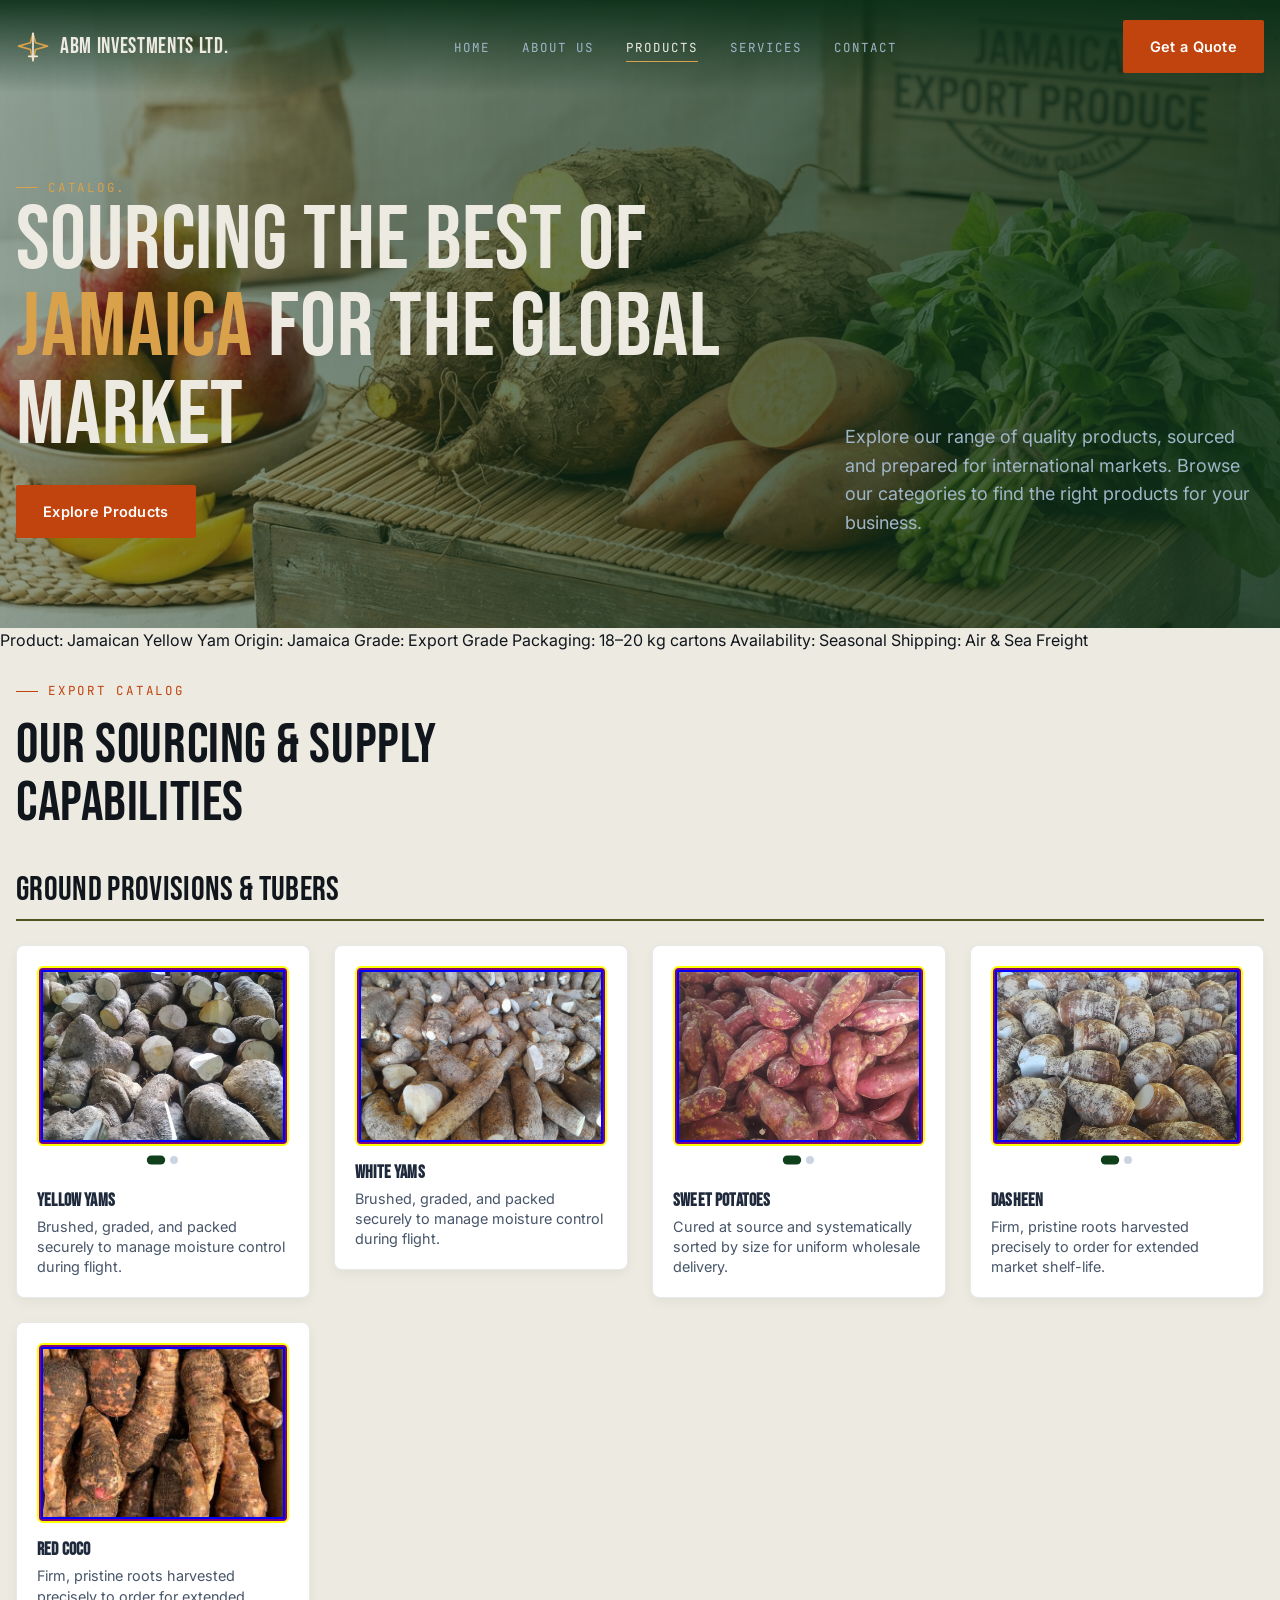
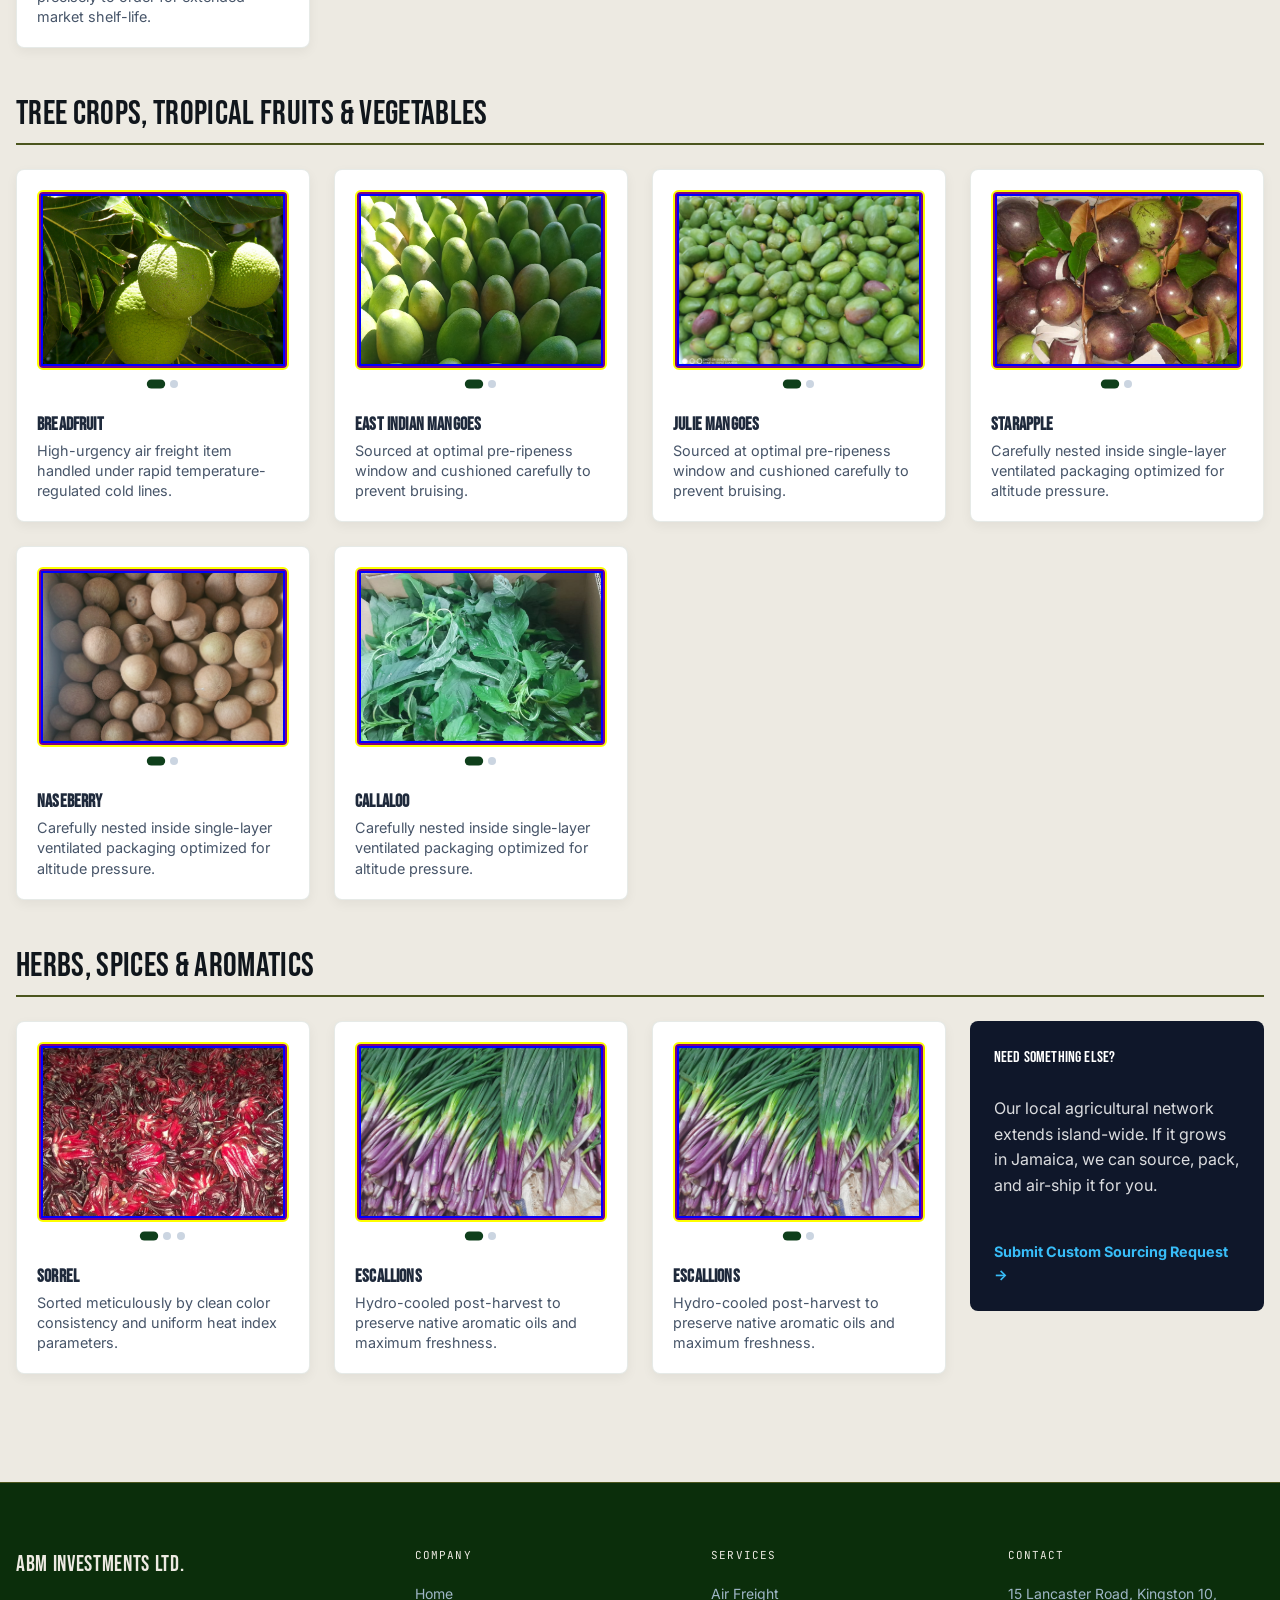
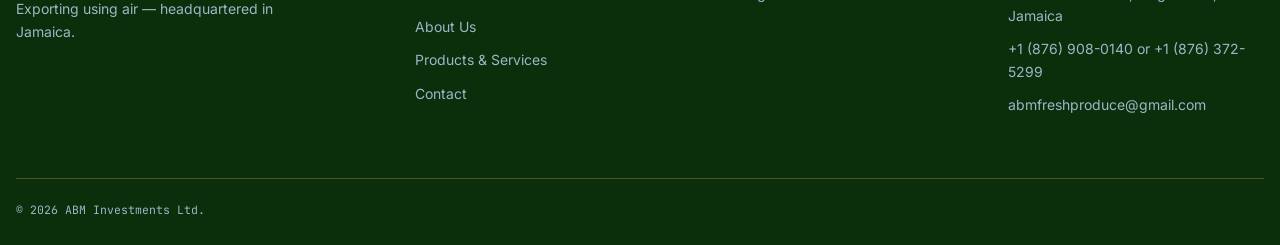
<file: products.html>
<!DOCTYPE html>
<html lang="en">
    <head>
    <meta charset="UTF-8">
    <meta name="viewport" content="width=device-width, initial-scale=1.0">
    <title>ABM Investments Ltd. — Global Exporter </title>
    <meta name="description" content="ABM Investments Ltd. moves export cargo from origin to destination — air freight.">
    <link rel="preconnect" href="https://fonts.googleapis.com">
    <link href="https://fonts.googleapis.com/css2?family=Bebas+Neue&family=Inter:wght@400;500;600;700&family=JetBrains+Mono:wght@400;500&display=swap" rel="stylesheet">
    <link rel="stylesheet" href="styles/style.css">
    </head>
    <body>

        <!-- ============ NAV ============ -->
        <nav class="site-nav">
            <div class="wrap nav-inner">
                <a href="index.html" class="brand">
                <svg class="brand-mark" viewBox="0 0 40 40" fill="none" xmlns="http://www.w3.org/2000/svg">
                    <!-- Airplane Wings & Tail Structure (Brand Gold) -->
                    <path d="M20 4L23 15L37 19L23 23L20 36L17 23L3 19L17 15L20 4Z" stroke="#D9A24A" stroke-width="2" stroke-linejoin="round" fill="none"/>
                    <!-- Fuselage / Center Line (Brand Off-White) -->
                    <line x1="20" y1="4" x2="20" y2="36" stroke="#EDEAE2" stroke-width="2" stroke-linecap="round"/>
                    <!-- Rear Tail Fins (Brand Off-White) -->
                    <path d="M15 31H25" stroke="#EDEAE2" stroke-width="2" stroke-linecap="round"/>
                </svg>

                <span>
                    <span class="brand-name">ABM Investments Ltd.</span>
                    <!-- <span class="brand-tag">EXPORT &amp; FREIGHT</span> -->
                </span>
                </a>
                <ul class="nav-links">
                <li><a href="index.html">Home</a></li>
                <li><a href="about.html">About Us</a></li>
                <li><a href="products.html">Products</a></li>
                <li><a href="services.html">Services</a></li>
                <li><a href="contact.html">Contact</a></li>
                </ul>
                <div class="nav-cta">
                <a href="services.html#quote" class="btn btn-primary">Get a Quote</a>
                <button class="nav-toggle" aria-label="Toggle menu"><span></span><span></span><span></span></button>
                </div>
            </div>
        </nav>

       <!-- ============ SUB HERO ============ -->
        <header class="sub-hero sub-hero--products">
            <div class="wrap sub-hero-grid">
                <div class="sub-hero-copy">
                    <span class="eyebrow">Catalog.</span>
                    <h1 class="h-xl">Sourcing the Best of <em>Jamaica</em> for the Global Market</h1>
                    <div class="nav-cta" style="margin-top: 24px;">
                        <a href="#export-catalog-gallery" class="btn btn-primary">Explore Products</a>
                        <button class="nav-toggle" aria-label="Toggle menu"></button>
                    </div>
                </div>
                <p class="lede">Explore our range of quality products, sourced and prepared for international markets. Browse our categories to find the right products for your business.</p>
            </div>
        </header>

        Product: Jamaican Yellow Yam

            Origin: Jamaica

            Grade: Export Grade

            Packaging: 18–20 kg cartons

            Availability: Seasonal

            Shipping: Air & Sea Freight

        <!-- ============ VISUAL GALLERY & PRODUCT CATALOG ============ -->
        <section id="export-catalog-gallery" class="section bg-light on-light" style="padding-top: 20px; padding-bottom: 60px;">
            <div class="wrap">

                <div class="section-head reveal" style="margin-bottom: 40px;">
                    <span class="eyebrow">Export Catalog</span>
                    <h2 class="h-lg">Our Sourcing &amp; Supply Capabilities</h2>
                </div>

                <!-- JavaScript generates all categories and products here -->
                <div id="dynamic-catalog-container"></div>

            </div>
        </section>

        <!-- Reusable product card -->
        <template id="product-card-template">
        <div class="gallery-card"">
            
            <div class="image-wrapper" style="border: 2px solid yellow">
            <div class="slider" data-autoplay="false" style="border: 2px solid purple;">
                <!-- image + controllers -->
                <div class="slider-track-wrap" style="border: 2px solid blue;">
                <div class="slider-track"></div>
                </div>
            </div>
            <div class="image-placeholder" style="display: none;"></div>
            </div>

            <!-- Controls Row (positioned right beneath the image wrapper element) -->
            <div class="slider-nav card-nav-overlay">
            <button type="button" class="slider-arrow prev" aria-label="Previous image">
                <svg viewBox="0 0 16 16" fill="none" style="width: 16px; height: 16px;">
                <path d="M10 3L5 8L10 13" stroke="currentColor" stroke-width="1.6" stroke-linecap="round" stroke-linejoin="round" />
                </svg>
            </button>
            
            <div class="slider-dots" style="display: flex; gap: 6px;"></div>
            
            <button type="button" class="slider-arrow next" aria-label="Next image">
                <svg viewBox="0 0 16 16" fill="none" style="width: 16px; height: 16px;">
                <path d="M6 3L11 8L6 13" stroke="currentColor" stroke-width="1.6" stroke-linecap="round" stroke-linejoin="round" />
                </svg>
            </button>
            </div>

            <h4 class="card-title"></h4>
            <p class="card-description"></p>
        </div>
        </template>
        
        <!-- Reusable custom sourcing card -->
        <template id="custom-sourcing-template">
            <div class="custom-sourcing-card">
                <h4 class="card-title" style="color: #fff; margin-top: 0;">
                Need something else?
                </h4>

                <p
                class="card-description"
                style="color: rgba(255,255,255,0.85); margin-bottom: 16px;"
                >
                Our local agricultural network extends island-wide.
                If it grows in Jamaica, we can source, pack, and air-ship it for you.
                </p>

                <a
                href="contact.html#contact-form"
                style="color: #38bdf8; font-weight: bold; text-decoration: none; font-size: 0.9rem;"
                >
                Submit Custom Sourcing Request →
                </a>
            </div>
        </template>
    

        

        <!-- ============ FOOTER ============ -->
        <footer>
            <div class="wrap">
                <div class="footer-grid">
                <div class="footer-brand">
                    <span class="brand-name" style="color:#EDEAE2;">ABM Investments Ltd.</span>
                    <p>Exporting using air — headquartered in Jamaica.</p>
                </div>
                <div class="footer-col">
                    <h4>Company</h4>
                    <ul>
                    <li><a href="index.html">Home</a></li>
                    <li><a href="about.html">About Us</a></li>
                    <li><a href="products.html">Products &amp; Services</a></li>
                    <li><a href="contact.html">Contact</a></li>
                    </ul>
                </div>
                <div class="footer-col">
                    <h4>Services</h4>
                    <ul>
                    <!-- <li><a href="products.html">Ocean Freight</a></li> -->
                    <li><a href="products.html">Air Freight</a></li>
                    <!-- <li><a href="products.html">Customs Brokerage</a></li> -->
                    <!-- <li><a href="products.html">Warehousing</a></li> -->
                    </ul>
                </div>
                <div class="footer-col">
                    <h4>Contact</h4>
                    <ul>
                    <li>15 Lancaster Road, Kingston 10, Jamaica</li>
                    <li>+1 (876) 908-0140 or +1 (876) 372-5299 </li>
                    <li>abmfreshproduce@gmail.com</li>
                    </ul>
                </div>
                </div>
                <div class="footer-bottom">
                <span>© 2026 ABM Investments Ltd.</span>
                <!-- <span>IATA · FIATA · AEO CERTIFIED</span> -->
                </div>
            </div>
        </footer>

        <script src="scripts/inventory.js" defer></script>
        <script src="scripts/main.js" defer></script>
    </body>
</html>
</file>
<file: styles/style.css>
/* ==========================================================================
   ABM Investments — Export & Shipment site
   Design tokens
   ========================================================================== */
:root{
  /* colour */
  --navy:      #0b2e0b;   /* primary dark bg */
  --navy-2:    #0f3f1b;   /* secondary dark panel */
  --steel:     #4c561e;   /* dark borders / card fills */
  --steel-2:   #2A5170;   /* lighter steel for hovers */
  --fog:       #EDEAE2;   /* light bg */
  --paper:     #F7F4EC;   /* lighter card on light bg */
  --ink:       #10161C;   /* dark text on light bg */
  --mist:      #9FB6C7;   /* muted text on dark */
  --brass:     #D9A24A;   /* primary accent */
  --brass-dim: #B5883E;
  --cargo:     #C1440E;   /* secondary accent / CTA */
  --cargo-2:   #E0521A;

  /* type */
  --f-display: 'Bebas Neue', 'Oswald', sans-serif;
  --f-body:    'Inter', -apple-system, BlinkMacSystemFont, sans-serif;
  --f-mono:    'JetBrains Mono', 'IBM Plex Mono', monospace;

  --container: 1440px;
  --radius: 6px;
  --ease: cubic-bezier(.22,.68,.36,1);
}

*,*::before,*::after{ box-sizing:border-box; }
html{ scroll-behavior:smooth; }
@media (prefers-reduced-motion: reduce){
  html{ scroll-behavior:auto; }
  *,*::before,*::after{ animation-duration:0.001ms !important; animation-iteration-count:1 !important; transition-duration:0.001ms !important; scroll-behavior:auto !important; }
}

body{
  margin:0;
  background:var(--fog);
  color:var(--ink);
  font-family:var(--f-body);
  font-size:16px;
  line-height:1.6;
  -webkit-font-smoothing:antialiased;
}

img{ max-width:100%; display:block; }
a{ color:inherit; text-decoration:none; }
ul{ margin:0; padding:0; list-style:none; }
button{ font-family:inherit; cursor:pointer; }
h1,h2,h3,h4{ margin:0; font-family:var(--f-display); font-weight:400; letter-spacing:.01em; }
p{ margin:0; }

.wrap{ max-width:var(--container); margin:0 auto; padding:0 16px; }

.eyebrow{
  display:inline-flex; align-items:center; gap:10px;
  font-family:var(--f-mono); font-size:12.5px; letter-spacing:.14em; text-transform:uppercase;
  color:var(--brass);
}
.eyebrow::before{
  content:""; width:22px; height:1px; background:var(--brass);
}
.on-light .eyebrow{ color:var(--cargo); }
.on-light .eyebrow::before{ background:var(--cargo); }

.h-xl{ font-size:clamp(48px,7vw,96px); line-height:.98; }
.h-lg{ font-size:clamp(34px,4.4vw,58px); line-height:1.02; }
.h-md{ font-size:clamp(26px,3vw,34px); line-height:1.08; }

.lede{ font-size:18px; color:var(--mist); max-width:52ch; }
.on-light .lede{ color:#4B5A63; }

/* buttons */
.btn{
  display:inline-flex; align-items:center; gap:10px;
  padding:14px 26px; border-radius:2px; font-weight:600; font-size:14.5px;
  letter-spacing:.02em; border:1px solid transparent; transition:transform .25s var(--ease), background .25s, border-color .25s, color .25s;
  white-space:nowrap;
}
.btn:active{ transform:translateY(1px); }
.btn-primary{ background:var(--cargo); color:#fff; }
.btn-primary:hover{ background:var(--cargo-2); transform:translateY(-2px); }
.btn-ghost{ background:transparent; color:var(--fog); border-color:rgba(237,234,226,.35); }
.btn-ghost:hover{ border-color:var(--brass); color:var(--brass); transform:translateY(-2px); }
.on-light .btn-ghost{ color:var(--ink); border-color:rgba(16,22,28,.25); }
.on-light .btn-ghost:hover{ border-color:var(--cargo); color:var(--cargo); }
.btn svg{ width:16px; height:16px; }

/* ==========================================================================
   NAV
   ========================================================================== */
.site-nav{
  position:fixed; top:0; left:0; width:100%; z-index:100;
  padding:20px 0;
  background:linear-gradient(to bottom, rgba(11, 46, 23, 0.92), rgba(11, 46, 21, 0));
  transition:background .35s var(--ease), padding .35s var(--ease), box-shadow .35s;
}
.site-nav.scrolled{
  background:rgba(11, 46, 20, 0.96);
  backdrop-filter:blur(8px);
  padding:13px 0;
  box-shadow:0 8px 24px rgba(0,0,0,.25);
  border-bottom:1px solid rgba(217,162,74,.15);
}
.nav-inner{ display:flex; align-items:center; justify-content:space-between; gap:24px 16px; }
.brand{ display:flex; align-items:center; gap:10px; }
.brand-mark{ width:34px; height:34px; flex:none; }
.brand-name{ font-family:var(--f-display); font-size:22px; letter-spacing:.03em; color:var(--fog); }
.brand-tag{ display:block; font-family:var(--f-mono); font-size:9.5px; letter-spacing:.18em; color:var(--brass); margin-top:-2px; }

.nav-links{ display:flex; gap:32px; }
.nav-links a{
  font-family:var(--f-mono); font-size:12.5px; letter-spacing:.08em; text-transform:uppercase;
  color:var(--mist); position:relative; padding:6px 0;
}
.nav-links a::after{
  content:""; position:absolute; left:0; bottom:0; width:0; height:1px; background:var(--brass);
  transition:width .3s var(--ease);
}
.nav-links a:hover, .nav-links a.active{ color:var(--fog); }
.nav-links a:hover::after, .nav-links a.active::after{ width:100%; }

.nav-cta{ display:flex; align-items:center; gap:16px; }
.nav-toggle{
  display:none; flex-direction:column; gap:5px; background:none; border:0; padding:6px;
}
.nav-toggle span{ width:22px; height:2px; background:var(--fog); display:block; transition:.3s; }

@media (max-width: 880px){
  .nav-links{
    position:fixed; inset:0 0 0 auto; width:min(78vw,320px); height:100vh;
    background:var(--navy-2); flex-direction:column; align-items:flex-start; justify-content:center;
    gap:30px; padding:40px; transform:translateX(100%); transition:transform .4s var(--ease);
    border-left:1px solid var(--steel);
  }
  .nav-links.open{ transform:translateX(0); }
  .nav-links a{ font-size:15px; }
  .nav-toggle{ display:flex; }
  .nav-cta .btn-primary{ display:none; }
}

/* ==========================================================================
   HERO
   ========================================================================== */
.hero{
  position:relative; background:var(--navy); color:var(--fog);
  padding:150px 0 40px; overflow:hidden;
  background-image:
    radial-gradient(ellipse 900px 500px at 85% 8%, rgba(217,162,74,.10), transparent 60%),
    radial-gradient(ellipse 700px 500px at 5% 100%, rgba(42,81,112,.35), transparent 60%);
}
.hero-grid{ 
  display:grid; 
  grid-template-columns:1.1fr .9fr; 
  gap:50px; 
  align-items:center; }
  /* ==========================================================================
   HERO CONTAINER SPACING OPTIMIZATIONS
   ========================================================================== */
/* NEW RULE: Overrides standard section widths to pull content closer to the screen edges */
.hero-wrap {
  max-width: 1340px !important; /* Forces the structural grid boundaries to expand horizontally */
  width: 92%; /* Generates a crisp, safe safety buffer for edge alignment padding */
  margin: 0 auto; /* Keeps the wide container perfectly balanced in the viewport center */
  border-color:black
}

/* OPTIONAL POLISH: If your left column text feels a tiny bit too close to the layout line */
.hero-copy {
  padding-right: 20px; /* Builds a slight visual separator before the central gap grid */
}

.hero-copy .eyebrow{ margin-bottom:22px; }
.hero-copy h1{ margin-bottom:22px; }
.hero-copy h1 em{ font-style:normal; color:var(--brass); }
.hero-copy .lede{ margin-bottom:34px; }
.hero-actions{ display:flex; gap:16px; flex-wrap:wrap; }

/* ==========================================================================
   DYNAMIC MULTI-IMAGE HERO BACKGROUND SLIDER
   ========================================================================== */
.hero-visual-side { 
  position: relative; 
  padding: 55px 45px; 
  border-radius: 12px;
  border: 1px solid rgba(255, 255, 255, 0.08);
  box-shadow: 0 16px 36px rgba(0, 0, 0, 0.35);
  display: flex;
  align-items: center;
  justify-content: center;
  overflow: hidden; /* Keeps background layers clipped inside rounded corners */
}

/* Layer styling definitions */
.hero-bg-layer {
  position: absolute;
  top: 0;
  left: 0;
  width: 100%;
  height: 100%;
  background-size: cover;
  background-position: center center;
  z-index: 1; /* Sits behind card content */
  opacity: 0;
  /* Syncs perfectly with your 12-second master text slide loop */
  animation: backgroundFadeLoop 12s ease-in-out infinite;
}

/* Assign images and linear gradient tints to each custom class */
.bg-yam {
  background: linear-gradient(rgba(15, 42, 63, 0.55), rgba(15, 42, 63, 0.65)), 
              url('../images/yellow_yam_1.jpg') no-repeat center center;
  background-size: cover;
  animation-delay: 0s;
}

.bg-mango {
  background: linear-gradient(rgba(15, 42, 63, 0.55), rgba(15, 42, 63, 0.65)), 
              url('../images/east_indian_mangoes_1.jpg') no-repeat center center; /* Update path to your mango photo */
  background-size: cover;
  animation-delay: 4s;
}

.bg-sweet-potato_1 {
  background: linear-gradient(rgba(15, 42, 63, 0.55), rgba(15, 42, 63, 0.65)), 
              url('../images/sweet_potato_1.jpg') no-repeat center center; /* Update path to your sweet potato photo */
  background-size: cover;
  animation-delay: 8s;
}

/* Ensure the text card stays stacked cleanly on top of the backgrounds */
.route-card {
  position: relative;
  z-index: 2; 
  background: rgba(10, 30, 45, 0.65); /* Made slightly more sheer for maximum backdrop visibility */
  border: 1px solid rgba(255, 255, 255, 0.12);
  border-radius: 8px; 
  padding: 26px 22px 20px; 
  backdrop-filter: blur(8px); 
  width: 100%; 
  -webkit-backdrop-filter: blur(8px);
  box-sizing: border-box;
}

/* Timing sequences to hold opacity for 4 seconds then transition smoothly */
@keyframes backgroundFadeLoop {
  0%, 28% { opacity: 1; }
  33%, 95% { opacity: 0; }
  100% { opacity: 1; }
}


.sub-hero-copy h1 em{ font-style:normal; color:var(--brass); }
/* ==========================================================================
   ROUTE CARD - MULTI-MARKET ANIMATION CODES
   ========================================================================== */
.route-card-head{ display:flex; justify-content:space-between; align-items:baseline; margin-bottom:14px; font-family:var(--f-mono); }

/* UPDATED: Setup sliding track layout for from-to values */
.route-card-head .from-to { 
  font-size:13px; 
  color:var(--fog); 
  letter-spacing:.04em; 
  height: 1.5em;
  overflow: hidden;
  display: inline-flex;
  flex-direction: column;
}
.route-card-head .from-to span {
  display: block;
  height: 1.5em;
  line-height: 1.5em;
  animation: slideText 12s cubic-bezier(0.4, 0, 0.2, 1) infinite;
}

.route-card-head .status{ font-size:10.5px; color:var(--brass); letter-spacing:.1em; text-transform:uppercase; }
.route-card-head .status::before{ content:"●"; margin-right:6px; font-size:8px; color:#5FBE7A; }

.route-svg{ width:100%; height:auto; display:block; }
.route-path{ fill:none; stroke:var(--steel-2); stroke-width:1.5; stroke-dasharray:5 6; }
.route-progress{ fill:none; stroke:var(--brass); stroke-width:1.5; stroke-dasharray:600; stroke-dashoffset:600; animation:draw 4s var(--ease) infinite; }
@keyframes draw{ 0%{ stroke-dashoffset:600; } 55%{ stroke-dashoffset:0; } 100%{ stroke-dashoffset:0; } }
.route-port{ fill:var(--fog); }
.route-port.origin{ fill:var(--brass); }
.route-pulse{ fill:none; stroke:var(--brass); stroke-width:1.5; opacity:0; transform-origin:center; animation:pulse 4s var(--ease) infinite; }
@keyframes pulse{ 0%,50%{ opacity:0; r:4; } 60%{ opacity:.9; } 100%{ opacity:0; r:15; } }
.route-ship{ animation:ship-move 4s var(--ease) infinite; }
@keyframes ship-move{ 0%{ offset-distance:0%; opacity:0; } 4%{ opacity:1; } 55%{ offset-distance:100%; opacity:1;} 60%{opacity:0;} 100%{ offset-distance:100%; opacity:0; } }

/* UPDATED: Absolute container stack for meta details */
.route-meta { 
  margin-top:22px; 
  font-family:var(--f-mono); 
  font-size:10px; 
  color:var(--mist); 
  border-top:1px dashed var(--steel); 
  padding-top:16px; 
  position: relative;
  height: 16px; /* Holds card dimensions firm */
}
.route-meta b{ color:var(--fog); font-weight:500; }

/* NEW LAYOUT RULES: Stacking rows safely */
.meta-row {
  position: absolute;
  top: 16px;
  left: 0;
  right: 0;
  display: flex;
  justify-content: space-between;
  white-space: nowrap; /* CRITICAL FEATURE: Forces the text to stay on one single line */
  gap: 12px; /* Standardizes space buffers between items */
  opacity: 0;
  pointer-events: none;
  animation: fadeMeta 12s ease-in-out infinite;
}

/* Delay configurations for multi-market sequencing */
.meta-row:nth-child(1) { animation-delay: 0s; }
.meta-row:nth-child(2) { animation-delay: 4s; }
.meta-row:nth-child(3) { animation-delay: 8s; }

/* ==========================================================================
   LOOP TIMINGS (12-Second Master Loop: 4s CA -> 4s US -> 4s UK)
   ========================================================================== */
@keyframes slideText {
  0%, 28% { transform: translateY(0); }
  33%, 61% { transform: translateY(-1.5em); }
  66%, 95% { transform: translateY(-3.0em); }
  100% { transform: translateY(0); }
}

@keyframes fadeMeta {
  0%, 28% { opacity: 1; pointer-events: auto; }
  33%, 100% { opacity: 0; pointer-events: none; }
}


/* ticker */
.ticker-strip{
  background:var(--navy-2); border-top:1px solid var(--steel); border-bottom:1px solid var(--steel);
  padding:26px 0;
}
.ticker-grid{ display:grid; grid-template-columns:repeat(4,1fr); gap:20px; }
.ticker-item{ text-align:center; border-left:1px solid var(--steel); padding-left:20px; }
.ticker-item:first-child{ border-left:0; }
.ticker-num{ font-family:var(--f-mono); font-size:clamp(24px,3vw,34px); color:var(--brass); font-weight:500; }
.ticker-label{ font-family:var(--f-mono); font-size:10.5px; letter-spacing:.08em; text-transform:uppercase; color:var(--mist); margin-top:6px; }

/* ==========================================================================
   SECTION GENERICS
   ========================================================================== */
section{ padding:110px 0; }
.section-head{ max-width:640px; margin-bottom:56px; }
.section-head .eyebrow{ margin-bottom:16px; }
.section-head h2{ margin-bottom:16px; }

.divider-route{ width:100%; height:22px; display:block; margin:0 auto; opacity:.5; }
.divider-route path{ stroke:var(--steel-2); stroke-width:1; stroke-dasharray:3 7; fill:none; }
.divider-route circle{ fill:var(--brass); }

/* services / cards grid */
.card-grid{ display:grid; grid-template-columns:repeat(4,1fr); gap:22px; }
.service-card{
  background:var(--paper); border:1px solid #E2DCCB; border-radius:4px; padding:30px 24px;
  position:relative; overflow:hidden;
  transition:transform .4s var(--ease), box-shadow .4s var(--ease), border-color .4s;
}
.service-card::before{
  content:""; position:absolute; top:0; left:0; right:0; height:3px; background:var(--cargo);
  transform:scaleX(0); transform-origin:left; transition:transform .4s var(--ease);
}
.service-card:hover{ transform:translateY(-6px); box-shadow:0 20px 40px rgba(16,22,28,.10); border-color:transparent; }
.service-card:hover::before{ transform:scaleX(1); }
.service-icon{ width:40px; height:40px; margin-bottom:20px; color:var(--cargo); }
.service-icon svg{ width:100%; height:100%; }
.service-card h3{ font-family:var(--f-body); font-weight:700; font-size:17px; margin-bottom:10px; letter-spacing:0; }
.service-card p{ font-size:14.5px; color:#5B6A73; }
.service-tag{ font-family:var(--f-mono); font-size:10px; letter-spacing:.1em; text-transform:uppercase; color:var(--brass-dim); display:block; margin-top:16px; }

/* process steps */
.process{ display:grid; grid-template-columns:repeat(4,1fr); gap:0; position:relative; }
.process::before{
  content:""; position:absolute; top:28px; left:6%; right:6%; height:1px;
  background-image:linear-gradient(to right, var(--steel-2) 50%, transparent 0%);
  background-size:12px 1px; background-repeat:repeat-x;
}
.process-step{ position:relative; padding:0 18px; text-align:left; }
.process-num{
  width:56px; height:56px; border-radius:50%; background:var(--navy); color:var(--brass);
  font-family:var(--f-mono); font-size:16px; display:flex; align-items:center; justify-content:center;
  margin-bottom:22px; border:1px solid var(--steel-2); position:relative; z-index:1;
}
.process-step h3{ font-family:var(--f-body); font-weight:700; font-size:16px; margin-bottom:8px; }
.process-step p{ font-size:14px; color:#5B6A73; }
.on-navy .process-step h3{ color:var(--fog); }
.on-navy .process-step p{ color:var(--mist); }

/* testimonial / slider */
.slider{ position:relative; }
.slider-track-wrap{ overflow:hidden; }
.slider-track{ display:flex; transition:transform .6s var(--ease); }
.slide{ flex:0 0 100%; padding:4px; }
.slider-nav{ display:flex; align-items:center; justify-content:center; gap:22px; margin-top:32px; }
.slider-arrow{
  width:42px; height:42px; border-radius:50%; border:1px solid var(--steel-2); background:transparent;
  display:flex; align-items:center; justify-content:center; color:var(--fog); transition:.3s;
}
.on-light .slider-arrow{ color:var(--ink); border-color:#D8D2C2; }
.slider-arrow:hover{ background:var(--brass); border-color:var(--brass); color:var(--navy); }
.slider-arrow svg{ width:16px; height:16px; }
.slider-dots{ display:flex; gap:9px; }
.slider-dot{ width:8px; height:8px; border-radius:50%; background:var(--steel-2); border:0; padding:0; transition:.3s; }
.on-light .slider-dot{ background:#D8D2C2; }
.slider-dot.active{ background:var(--brass); width:22px; border-radius:5px; }

.testi-card{
  background:var(--navy-2); border:1px solid var(--steel); border-radius:8px; padding:44px;
  display:grid; grid-template-columns:auto 1fr; gap:32px; align-items:center;
}
.testi-mark{ font-family:var(--f-display); font-size:64px; color:var(--brass); line-height:1; opacity:.5; }
.testi-quote{ font-size:19px; color:var(--fog); line-height:1.55; margin-bottom:20px; max-width:60ch; }
.testi-who{ font-family:var(--f-mono); font-size:12px; color:var(--mist); letter-spacing:.04em; }
.testi-who b{ color:var(--brass); font-weight:500; }

/* gallery slider (about) */
.gal-card{
  background:var(--navy); border-radius:8px; overflow:hidden; border:1px solid var(--steel);
  display:grid; grid-template-columns:1.1fr 1fr; min-height:360px;
}
.gal-art{ position:relative; background:linear-gradient(160deg,#0F2A3F,#0B1E2E); }
.gal-copy{ padding:44px; display:flex; flex-direction:column; justify-content:center; }
.gal-copy .eyebrow{ margin-bottom:14px; }
.gal-copy h3{ font-family:var(--f-body); font-weight:700; font-size:22px; color:var(--fog); margin-bottom:12px; }
.gal-copy p{ color:var(--mist); font-size:14.5px; }

/* CTA band */
.cta-band{
  background:var(--navy); color:var(--fog); padding:80px 0; position:relative; overflow:hidden;
}
.cta-band-inner{ display:flex; align-items:center; justify-content:space-between; gap:40px; flex-wrap:wrap; }
.cta-band h2{ max-width:600px; }

/* footer */
footer{ background:var(--navy); border-top:1px solid var(--steel); color:var(--mist); padding:64px 0 26px; }
.footer-grid{ display:grid; grid-template-columns:1.4fr 1fr 1fr 1fr; gap:40px; margin-bottom:50px; }
.footer-brand p{ font-size:14px; margin-top:16px; max-width:32ch; color:var(--mist); }
.footer-col h4{ font-family:var(--f-mono); font-size:11px; letter-spacing:.1em; text-transform:uppercase; color:var(--fog); margin-bottom:18px; }
.footer-col li{ margin-bottom:11px; font-size:14px; }
.footer-col a:hover{ color:var(--brass); }
.footer-bottom{ display:flex; justify-content:space-between; align-items:center; border-top:1px solid var(--steel); padding-top:22px; font-family:var(--f-mono); font-size:11.5px; flex-wrap:wrap; gap:12px; }

/* reveal-on-scroll */
.reveal{ opacity:0; transform:translateY(28px); transition:opacity .8s var(--ease), transform .8s var(--ease); }
.reveal.in{ opacity:1; transform:translateY(0); }
.reveal-stagger > *{ transition-delay:calc(var(--i,0) * 90ms); }

/* utility sections bg */
.bg-light{ background:var(--fog); }
.bg-paper{ background:var(--paper); }
.bg-navy{ background:var(--navy); color:var(--fog); }

/* page sub-hero (about / products) */
.sub-hero{
  background:var(--navy); color:var(--fog); padding:170px 0 90px; position:relative; overflow:hidden; z-index:1;
}
.sub-hero-grid{ display:grid; grid-template-columns:1.3fr .7fr; gap:50px; align-items:end; }

/* ==========================================================================
   PRODUCTS PAGE EXCLUSIVE OVERRIDES
   ========================================================================== */
.sub-hero--products::before {
  content: '';
  position: absolute;
  top: 0;
  left: 0;
  width: 100%;
  height: 100%;
  z-index: -1;
  pointer-events: none;
  background-size: cover;
  background-position: center;
  
  /* Blends your produce photo into the background color with a gradient vignette */
  background-image: linear-gradient(to right, rgba(14, 49, 26, 0.45), rgba(14, 49, 26, 0.85)), url('../images/product_page_bg.jpg'); /* Update path to your hero image */
}

/* stats strip generic */
.stat-block{ text-align:left; }
.stat-block .num{ font-family:var(--f-mono); font-size:clamp(30px,4vw,44px); color:var(--cargo); }
.on-navy .stat-block .num{ color:var(--brass); }
.stat-block .lab{ font-family:var(--f-mono); font-size:11px; letter-spacing:.08em; text-transform:uppercase; color:#5B6A73; margin-top:6px; }
.on-navy .stat-block .lab{ color:var(--mist); }

/* timeline (about) */
.timeline{ position:relative; padding-left:36px; }
.timeline::before{ content:""; position:absolute; left:5px; top:6px; bottom:6px; width:1px; background-image:linear-gradient(var(--steel-2) 50%, transparent 0%); background-size:1px 10px; }
.tl-item{ position:relative; padding-bottom:44px; }
.tl-item:last-child{ padding-bottom:0; }
.tl-item::before{ content:""; position:absolute; left:-36px; top:4px; width:11px; height:11px; border-radius:50%; background:var(--navy); border:2px solid var(--brass); }
.tl-year{ font-family:var(--f-mono); font-size:13px; color:var(--brass); letter-spacing:.06em; margin-bottom:6px; display:block; }
.on-light .tl-year{ color:var(--cargo); }
.tl-item h3{ font-family:var(--f-body); font-weight:700; font-size:18px; margin-bottom:8px; }
.tl-item p{ font-size:14.5px; color:#5B6A73; max-width:52ch; }
.on-navy .tl-item p{ color:var(--mist); }
.on-navy .tl-item h3{ color:var(--fog); }
.on-navy .timeline::before{ background-image:linear-gradient(var(--steel-2) 50%, transparent 0%); }
.on-navy .tl-item::before{ background:var(--navy-2); }

/* values grid */
.value-card{ padding:30px 0; border-top:1px solid #DCD5C4; }
.on-navy .value-card{ border-top:1px solid var(--steel); }
.value-card h3{ font-family:var(--f-body); font-weight:700; font-size:18px; margin-bottom:10px; }
.value-card p{ font-size:14.5px; color:#5B6A73; max-width:60ch; }
.on-navy .value-card p{ color:var(--mist); }

/* ============ EXPORT CATALOG SYSTEM LOGIC ============ */

#export-catalog-gallery{
  scroll-margin-top: 70px; /* Ensures the section is fully visible when linked to */
}
/* 1. Sets up the main grid layout rows neatly */
#export-catalog-gallery .catalog-grid {
  display: grid;
  grid-template-columns: repeat(auto-fit, minmax(280px, 1fr));
  gap: 24px;
  align-items: start;
  margin-bottom: 48px;
}

/* 2. Controls individual card surfaces & interactions */
#export-catalog-gallery .gallery-card {
  background: #ffffff;
  border: 1px solid rgba(14, 49, 26, 0.1);
  box-shadow: 0 4px 12px rgba(0, 0, 0, 0.05);
  border-radius: 8px;
  padding: 20px;
  display: flex;
  flex-direction: column;
  height: auto;
  box-sizing: border-box;
  transition: transform 0.3s ease, box-shadow 0.3s ease;
}

#export-catalog-gallery .gallery-card:hover {
  transform: translateY(-6px);
  box-shadow: 0 12px 20px rgba(15, 116, 28, 0.06);
}

/* 3. Locks image box proportions cleanly */
#export-catalog-gallery .image-wrapper {
  position: relative;
  width: 100%;
  height: 180px;
  background-color: #dbeafe !important; /* Soft blue placeholder background */
  border-radius: 6px;
  overflow: hidden;
  display: flex;
  align-items: center;
  justify-content: center;
}

/* 4. Controls live images and hover zoom animation */
#export-catalog-gallery .image-wrapper img {
  width: 100%;
  height: 100%;
  object-fit: cover;
  display: block;
  transition: transform 0.4s ease;
}

#export-catalog-gallery .gallery-card:hover .image-wrapper img {
  transform: scale(1.05);
}

/* 5. Keeps backup text hidden unless script.js flags an error */
#export-catalog-gallery .image-wrapper .image-placeholder {
  display: none !important; /* Keep this active so it stays invisible when photos load */
  width: 100%;
  height: 100%;
  position: absolute; /* Centers it inside the container */
  top: 0;
  left: 0;
  align-items: center;
  justify-content: center;
  font-size: 0.9rem;
  color: #1e40af;
  font-style: italic;
  padding: 12px;
  text-align: center;
  box-sizing: border-box;
  background-color: #dbeafe; /* Ensures the blue background appears only behind text */
  z-index: 2; /* Sits cleanly above a broken image icon */
}


/* 6. Typography adjustments inside the cards */
#export-catalog-gallery .gallery-card .card-title {
  font-size: 1.1rem;
  font-weight: bold;
  margin-top: 16px;
  margin-bottom: 6px;
  text-transform: uppercase;
  color: #1e293b;
  line-height: 1.2;
}

#export-catalog-gallery .gallery-card .card-description {
  font-size: 0.9rem;
  line-height: 1.4;
  color: #475569;
  margin: 0;
  padding: 0;
}

/* 7. Special dimensions for custom sourcing layout box */
#export-catalog-gallery .custom-sourcing-card {
  min-height: 290px;
  display: flex;
  flex-direction: column;
  justify-content: space-between;
  background: #0f172a;
  color: #fff;
  border-radius: 8px;
  padding: 24px;
  box-sizing: border-box;
}
#contact-form{
  scroll-margin-top: 280px; /* Ensures the section is fully visible when linked to */
}

/* comparison table (products) */
.compare-table{ width:100%; border-collapse:collapse; font-size:14.5px; }
.compare-table th, .compare-table td{ text-align:left; padding:18px 16px; border-bottom:1px solid #DCD5C4; }
.compare-table th{ font-family:var(--f-mono); font-size:11px; letter-spacing:.08em; text-transform:uppercase; color:#5B6A73; font-weight:500; }
.compare-table td:first-child{ font-weight:700; }
.compare-table tr:hover td{ background:rgba(193,68,14,.04); }
.on-navy .compare-table th{ color:var(--mist); }
.on-navy .compare-table td{ border-color:var(--steel); }
.on-navy .compare-table tr:hover td{ background:rgba(217,162,74,.06); }
.mode-icon{ display:inline-flex; align-items:center; gap:10px; }
.mode-icon svg{ width:20px; height:20px; color:var(--cargo); }

/* accordion (products) */
.accordion-item{ border-bottom:1px solid #DCD5C4; }
.accordion-btn{
  width:100%; display:flex; align-items:center; justify-content:space-between; gap:20px;
  background:none; border:0; padding:26px 4px; text-align:left; color:var(--ink);
}
.accordion-btn .aq-left{ display:flex; align-items:baseline; gap:18px; }
.accordion-btn .aq-num{ font-family:var(--f-mono); color:var(--cargo); font-size:13px; }
.accordion-btn h3{ font-family:var(--f-body); font-weight:700; font-size:17px; }
.accordion-plus{ width:20px; height:20px; position:relative; flex:none; }
.accordion-plus::before, .accordion-plus::after{ content:""; position:absolute; background:var(--ink); transition:transform .35s var(--ease); }
.accordion-plus::before{ width:100%; height:1.5px; top:50%; left:0; transform:translateY(-50%); }
.accordion-plus::after{ width:1.5px; height:100%; left:50%; top:0; transform:translateX(-50%); }
.accordion-item.open .accordion-plus::after{ transform:translateX(-50%) rotate(90deg); opacity:0; }
.accordion-body{ max-height:0; overflow:hidden; transition:max-height .45s var(--ease); }
.accordion-body-in{ padding:0 4px 28px; font-size:14.5px; color:#5B6A73; max-width:70ch; }

/* quote form */
.quote-panel{ background:var(--navy-2); border:1px solid var(--steel); border-radius:10px; padding:44px; }
.form-grid{ display:grid; grid-template-columns:1fr 1fr; gap:20px; }
.field{ display:flex; flex-direction:column; gap:8px; }
.field.full{ grid-column:1 / -1; }
.field label{ font-family:var(--f-mono); font-size:11px; letter-spacing:.08em; text-transform:uppercase; color:var(--mist); }
.field input, .field select, .field textarea{
  background:var(--navy); border:1px solid var(--steel); color:var(--fog); padding:13px 14px;
  border-radius:3px; font-family:var(--f-body); font-size:14.5px; outline:none; transition:border-color .3s;
}
.field input:focus, .field select:focus, .field textarea:focus{ border-color:var(--brass); }
.field textarea{ resize:vertical; min-height:90px; }
.form-note{ font-size:12px; color:var(--mist); margin-top:16px; }
.form-success{ display:none; align-items:center; gap:12px; background:rgba(95,190,122,.1); border:1px solid #5FBE7A; color:#8fe0ab; padding:16px 18px; border-radius:4px; font-size:14px; margin-top:20px; }
.form-success.show{ display:flex; }

/* focus visibility */
a:focus-visible, button:focus-visible, input:focus-visible, textarea:focus-visible, select:focus-visible{
  outline:2px solid var(--brass); outline-offset:3px;
}


/* Card container clipping boundaries */
.image-wrapper {
  position: relative;
  overflow: hidden;
}

.slider {
  width: 100%;
  overflow: hidden;
}

/* Linear horizontal layout container */
.slider-track {
  display: flex;
  transition: transform 0.3s ease-in-out;
  width: 100%;
}

/* Forces individual images to span full width layout without warping dimensions */
.slide {
  min-width: 100%;
  box-sizing: border-box;
}

.slide img {
  width: 100%;
  display: block;
  object-fit: cover;
}







/* Container that holds the dots directly below the image */
.gallery-card .slider-nav {
  display: flex;
  justify-content: center; /* This explicitly centers the buttons layout */
  align-items: center;
  padding: 10px 0;          /* Space between image container and text title */
  margin: 0;
  width: 100%;   
  text-align: center;          /* Spans across full width framework */
}

.gallery-card .card-nav-overlay {
  display: flex;
  justify-content: center; /* This explicitly centers the buttons layout */
  align-items: center;
  /* border: 2px solid pink */
}

/* Individual dots flexing behavior */
.gallery-card .slider-dots {
  display: flex;
  justify-content: center;
  align-items: center;
  gap: 8px;                /* Gap spacing layout between tiny round dots */
}

/* Base style setup configuration for your circular navigational indicators */
.gallery-card .slider-dot {
  width: 8px;
  height: 8px;
  border-radius: 50%;
  background-color: #cbd5e1; /* Off gray inactive shade color state */
  border: none;
  cursor: pointer;
  padding: 0;
  transition: background-color 0.25s ease, transform 0.25s ease;
}

/* Active current slide highlighting color */
.gallery-card .slider-dot.active {
  width: 16px;
  /* height: 9px; */
  border-radius: 15px;
  background-color: #0f3f1b; /* Dark charcoal active visual indicator */
  transform: scale(1.15);    /* Slightly pops active item visually */
}

.gallery-card .slider-track-wrap, .slider, .image-wrapper, .slide {
  width: 100%;
  height: 100%;
}

.gallery-card .slider-track, img  {
  width: 100%;
  height: 100%;
  object-fit: cover;
  object-position: center;
}

.gallery-card .slide {
  padding: 0px
}

/* ==========================================================================
   RESPONSIVE
   ========================================================================== */
@media (max-width: 1020px){
  .hero-grid, .sub-hero-grid{ grid-template-columns:1fr; }
  .hero-visual{ order:-1; max-width:480px; }
  .card-grid{ grid-template-columns:repeat(2,1fr); }
  .process{ grid-template-columns:repeat(2,1fr); row-gap:40px; }
  .process::before{ display:none; }
  .footer-grid{ grid-template-columns:1fr 1fr; }
  .gal-card{ grid-template-columns:1fr; }
  .gal-art{ min-height:200px; }
  .form-grid{ grid-template-columns:1fr; }
}
@media (max-width: 680px){
  .wrap{ padding:0 20px; }
  section{ padding:76px 0; }
  .card-grid{ grid-template-columns:1fr; }
  .ticker-grid{ grid-template-columns:repeat(2,1fr); row-gap:20px; }
  .ticker-item:nth-child(3){ border-left:0; }
  .testi-card{ grid-template-columns:1fr; padding:30px; text-align:left; }
  .footer-grid{ grid-template-columns:1fr; gap:34px; }
  .footer-bottom{ flex-direction:column; align-items:flex-start; }
  .cta-band-inner{ flex-direction:column; align-items:flex-start; }
  .compare-table{ font-size:13px; }
  .compare-table th, .compare-table td{ padding:12px 10px; }
}


/* ==========================================================================
   HERO RESPONSIVE REFINEMENTS
   ========================================================================== */

@media (max-width: 1020px) {

  .hero {
    padding: 125px 0 55px;
  }

  .hero-grid {
    grid-template-columns: 1fr;
    gap: 42px;
  }

  .hero-copy {
    padding-right: 0;
  }

  .hero-visual-side {
    width: 100%;
    max-width: 650px;
    min-height: 350px;
    margin: 0 auto;
    padding: 40px 35px;
  }

  .route-card {
    width: 100%;
  }
}

/* ==========================================================================
   TABLET AND MOBILE
   ========================================================================== */

@media (max-width: 680px) {

  .hero {
    padding: 110px 0 45px;
  }

  .hero-grid {
    gap: 35px;
  }

  .hero-copy {
    padding-right: 0;
  }

  .hero-copy .eyebrow {
    font-size: 10px;
    letter-spacing: .12em;
    line-height: 1.8;
  }

  .hero-copy h1 {
    font-size: clamp(40px, 10vw, 58px);
    line-height: 1.05;
    margin-bottom: 20px;
  }

  .hero-copy .lede {
    font-size: 15px;
    line-height: 1.7;
    margin-bottom: 26px;
  }

  .hero-actions {
    gap: 12px;
  }

  .hero-actions .btn {
    min-height: 48px;
  }

  .hero-visual-side {
    min-height: 285px;
    padding: 24px 14px;
    border-radius: 10px;
  }

  .route-card {
    padding: 22px 15px 20px;
  }

  .route-card-head .from-to {
    font-size: 11px;
  }

  .route-card-head .status {
    font-size: 9px;
  }

  .route-meta {
    margin-top: 15px;
    padding-top: 12px;
    height: auto;
    min-height: 36px;
  }

  .meta-row {
    top: 12px;
    flex-wrap: wrap;
    white-space: normal;
    gap: 6px 10px;
    font-size: 9px;
  }
}

/* ==========================================================================
   SMALL MOBILE DEVICES
   ========================================================================== */

@media (max-width: 400px) {

  .hero {
    padding-top: 100px;
  }

  .hero-copy h1 {
    font-size: 39px;
  }

  .hero-actions {
    flex-direction: column;
    align-items: stretch;
  }

  .hero-actions .btn {
    justify-content: center;
    width: 100%;
  }

  .hero-visual-side {
    min-height: 260px;
    padding: 18px 10px;
  }

  .route-card {
    padding: 18px 12px;
  }

  .meta-row {
    font-size: 8px;
  }
}

/* ==========================================================================
   ACCESSIBILITY: REDUCED MOTION
   ========================================================================== */

@media (prefers-reduced-motion: reduce) {

  .hero-bg-layer,
  .route-card-head .from-to span,
  .meta-row,
  .route-progress,
  .route-pulse,
  .route-ship {
    animation: none !important;
  }

  .hero-bg-layer {
    opacity: 0;
  }

  .hero-bg-layer.bg-yam {
    opacity: 1;
  }

  .route-card-head .from-to span {
    transform: none;
  }

  .meta-row {
    display: none;
  }

  .meta-row:first-child {
    display: flex;
    opacity: 1;
  }

  .route-progress {
    stroke-dasharray: none;
    stroke-dashoffset: 0;
  }
}
</file>
